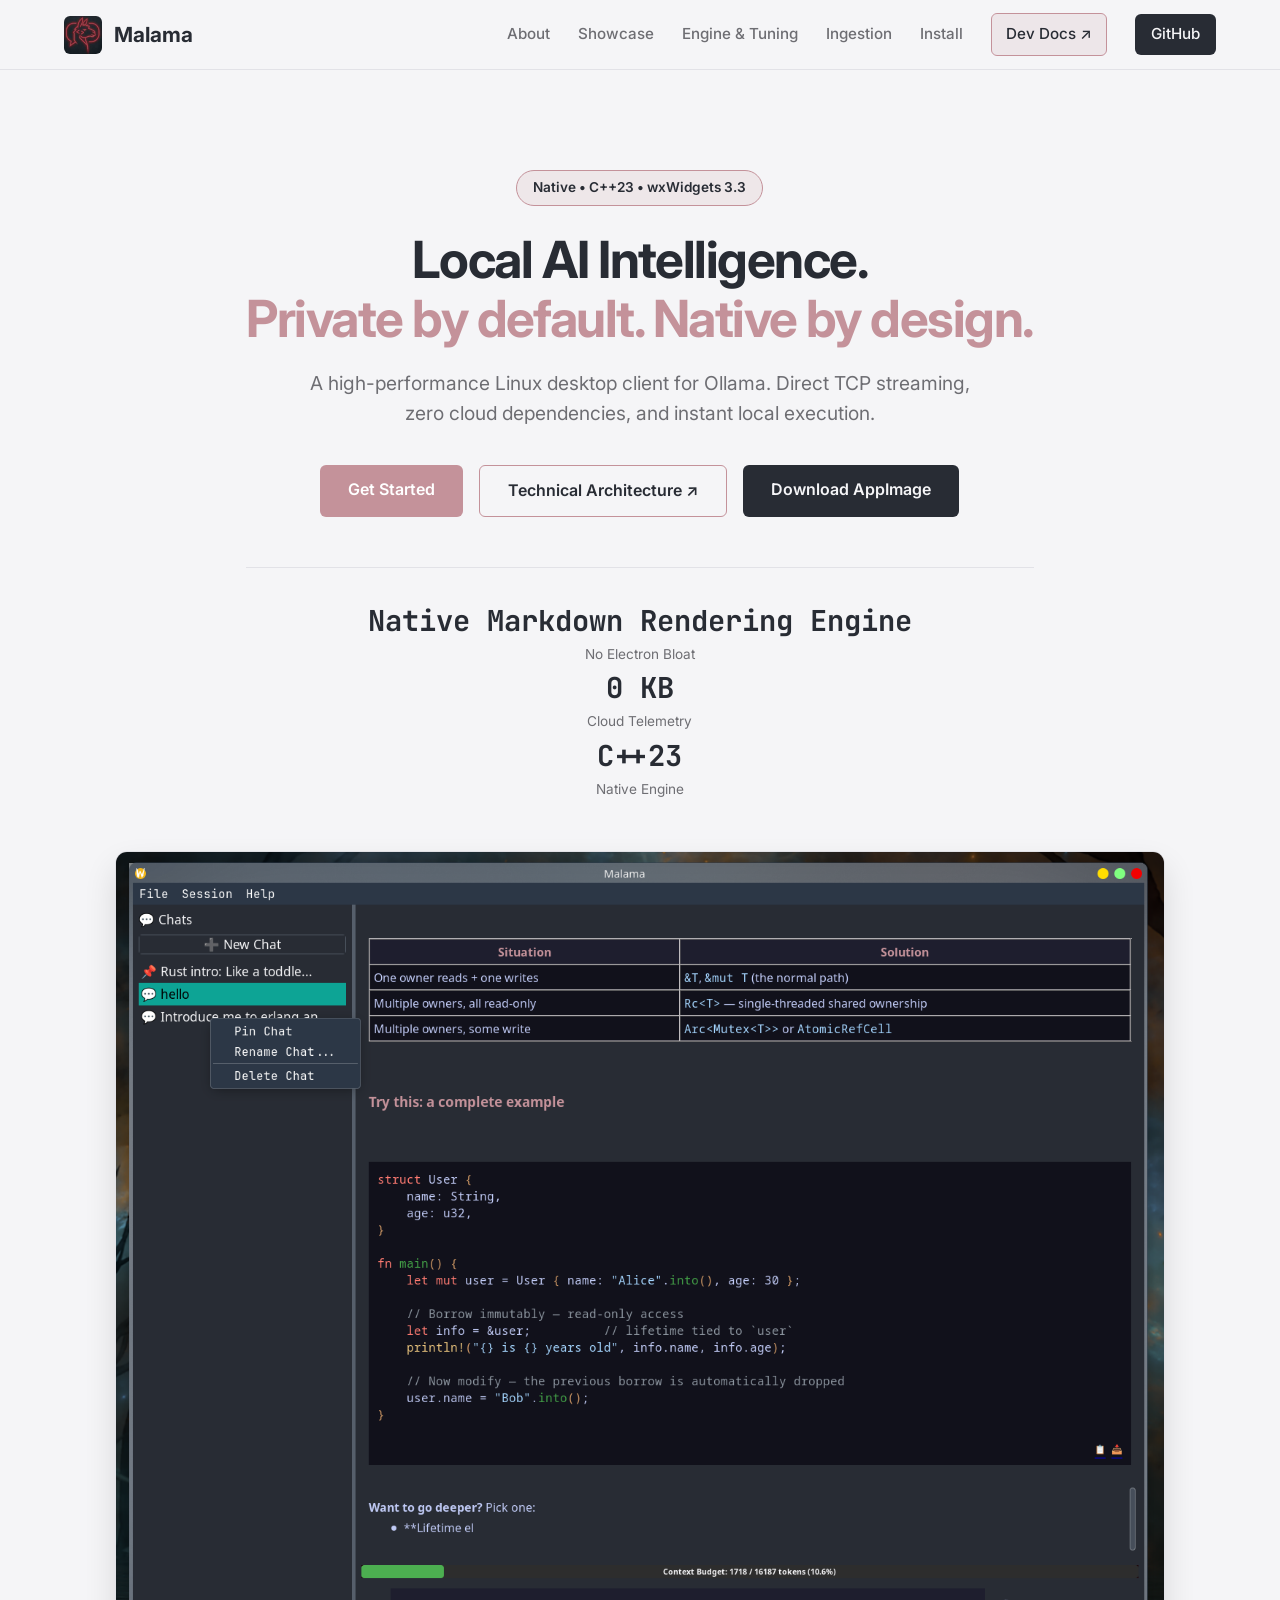
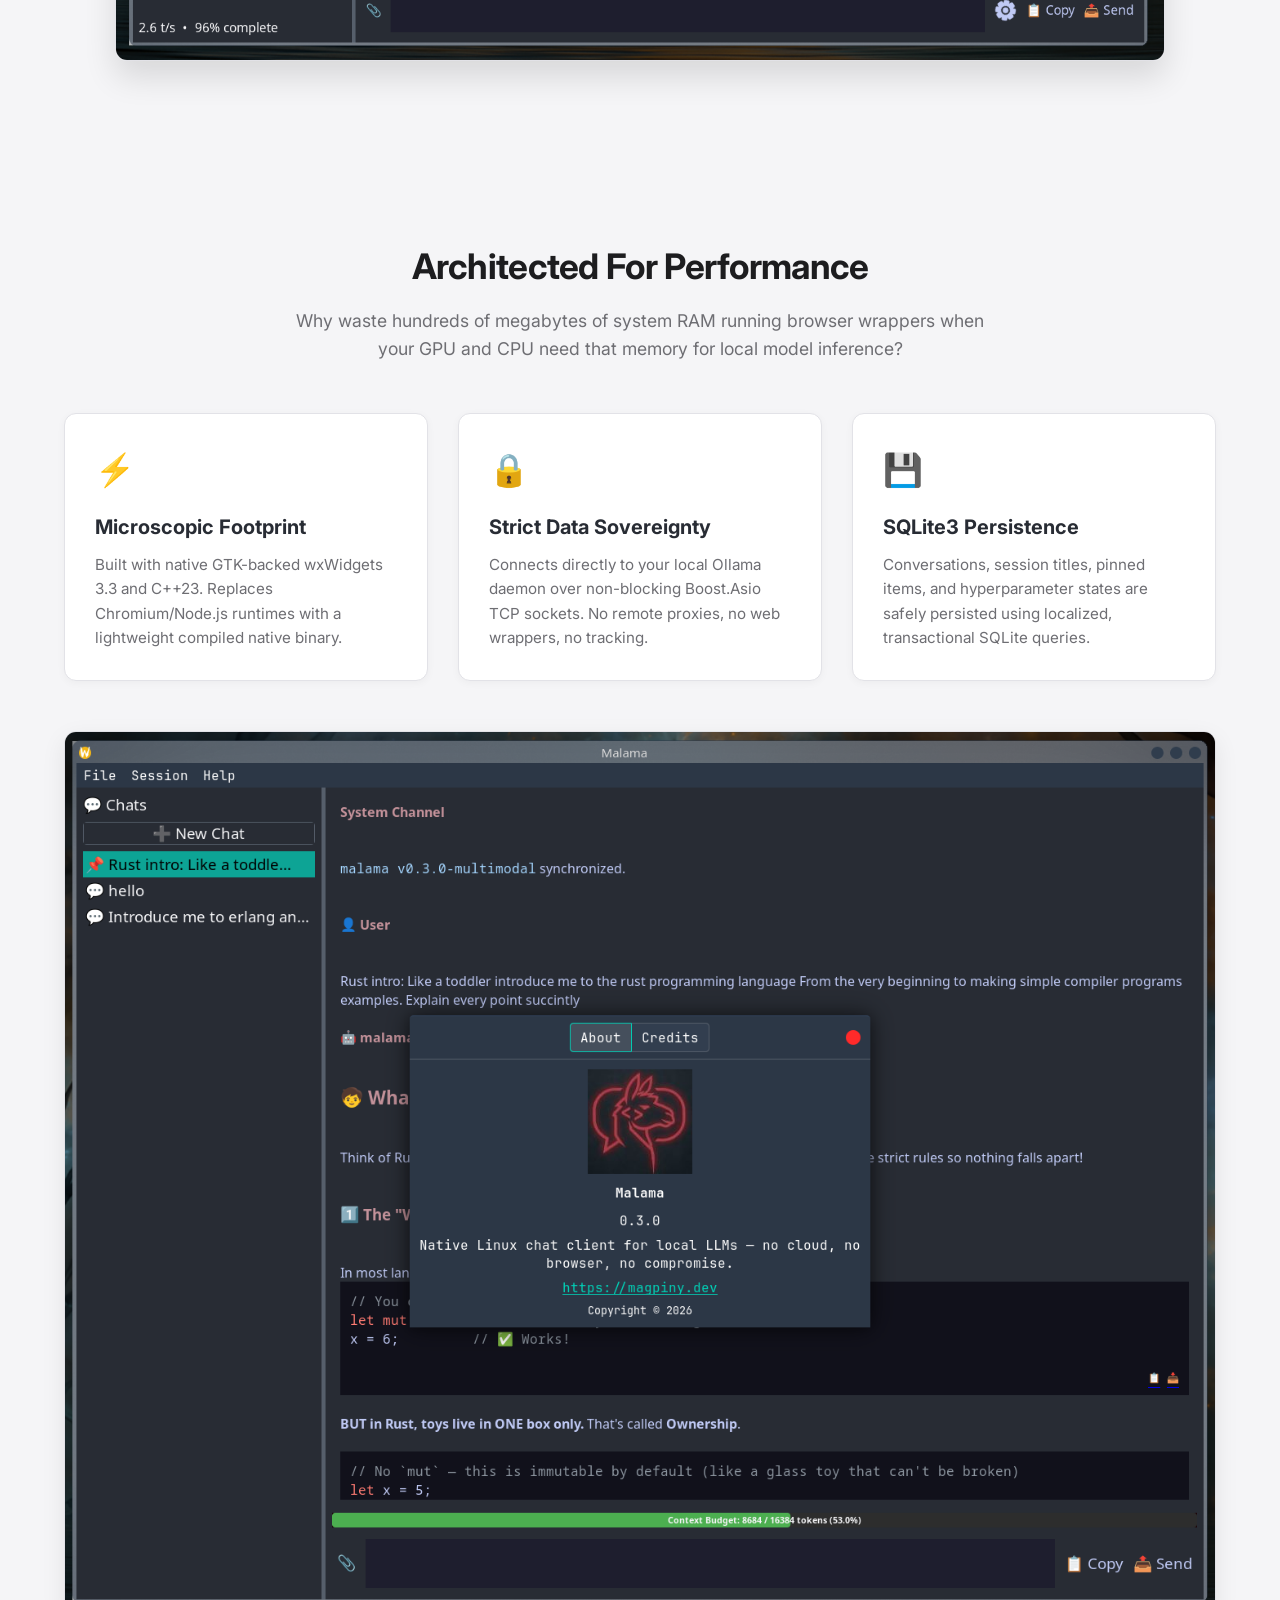
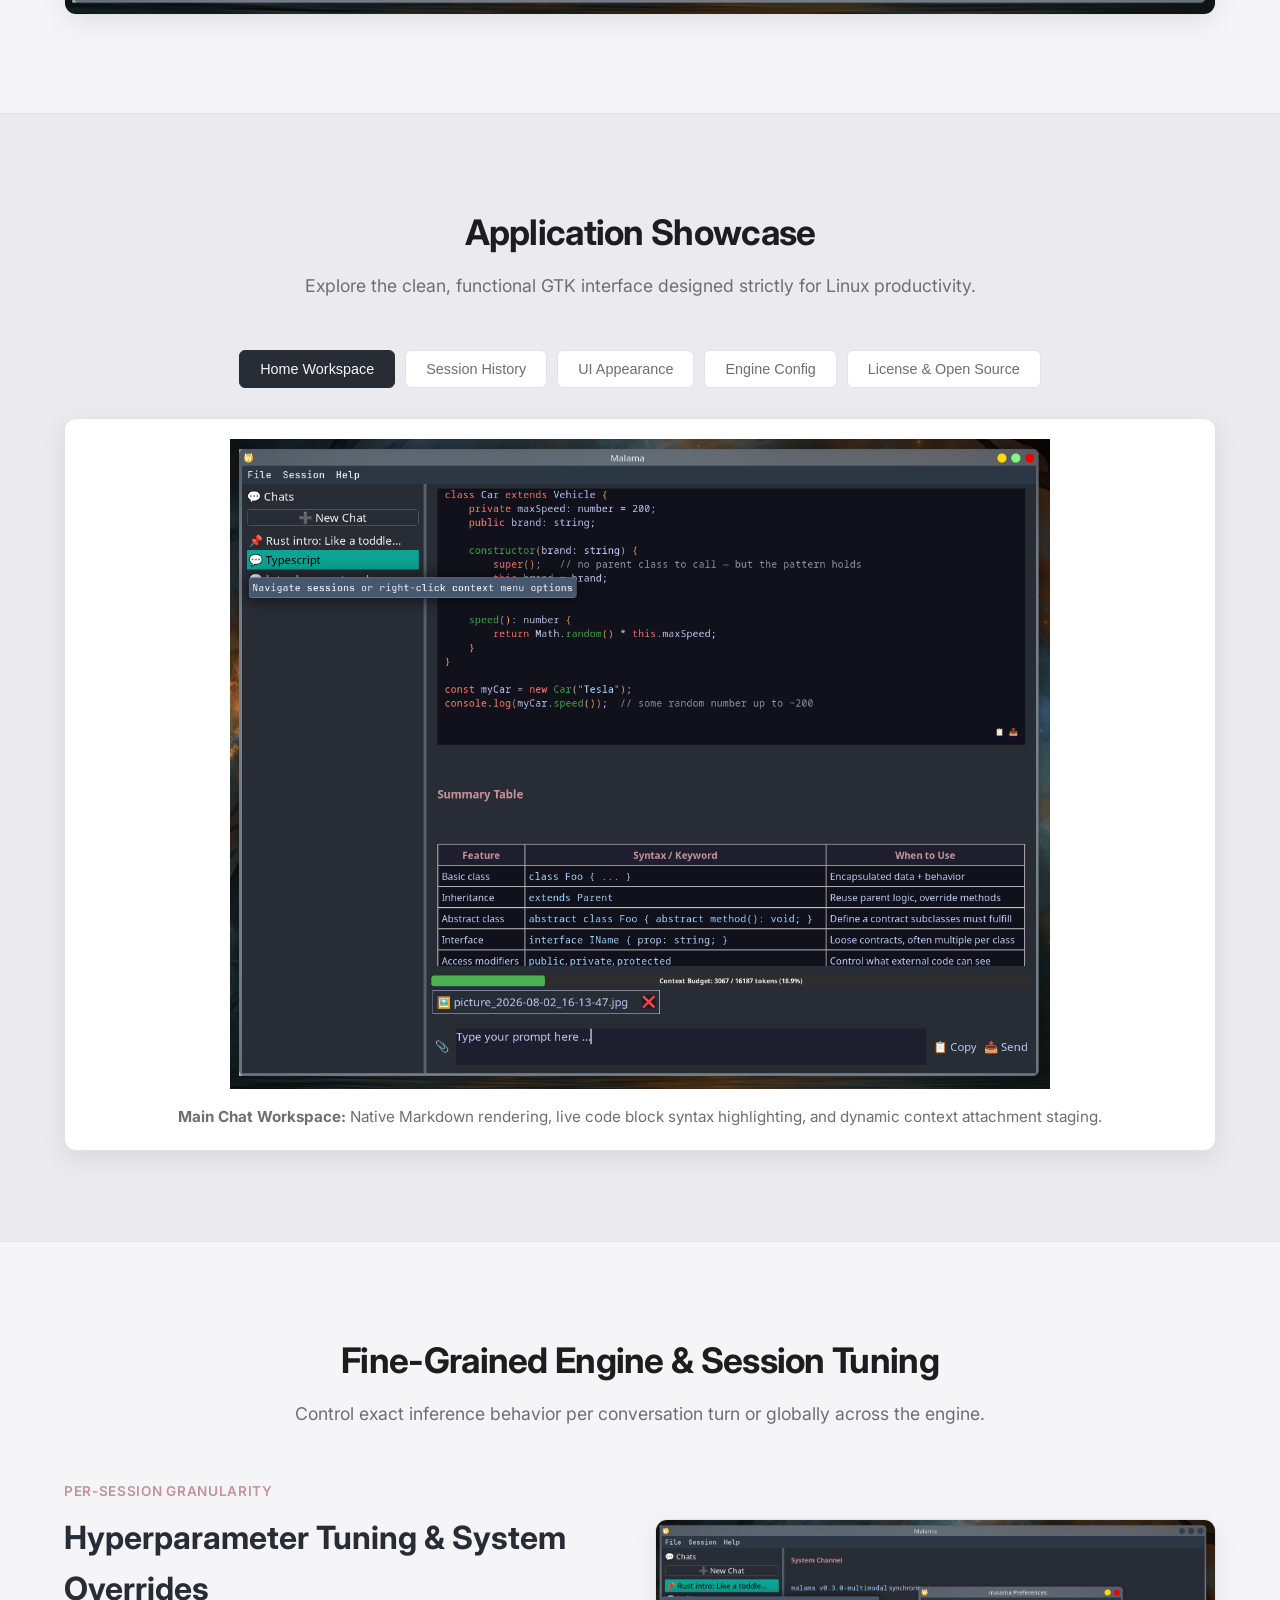
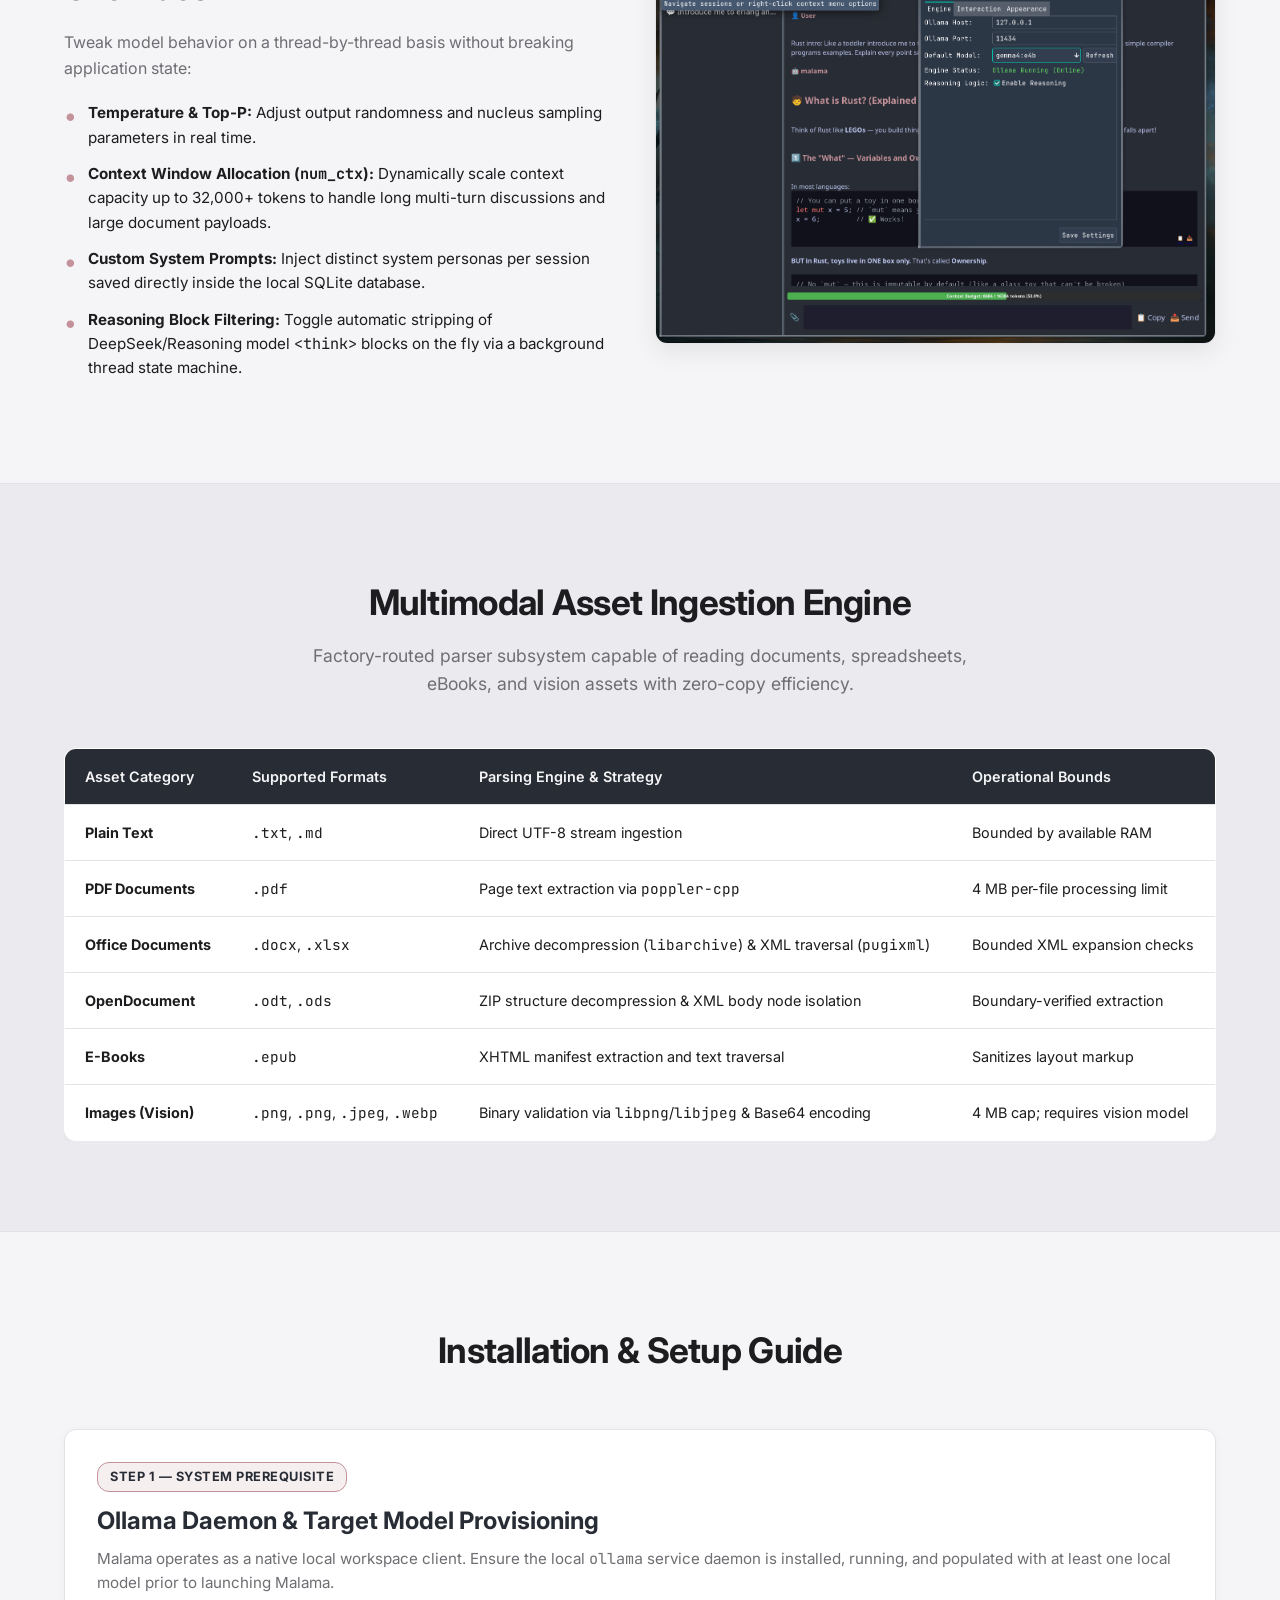
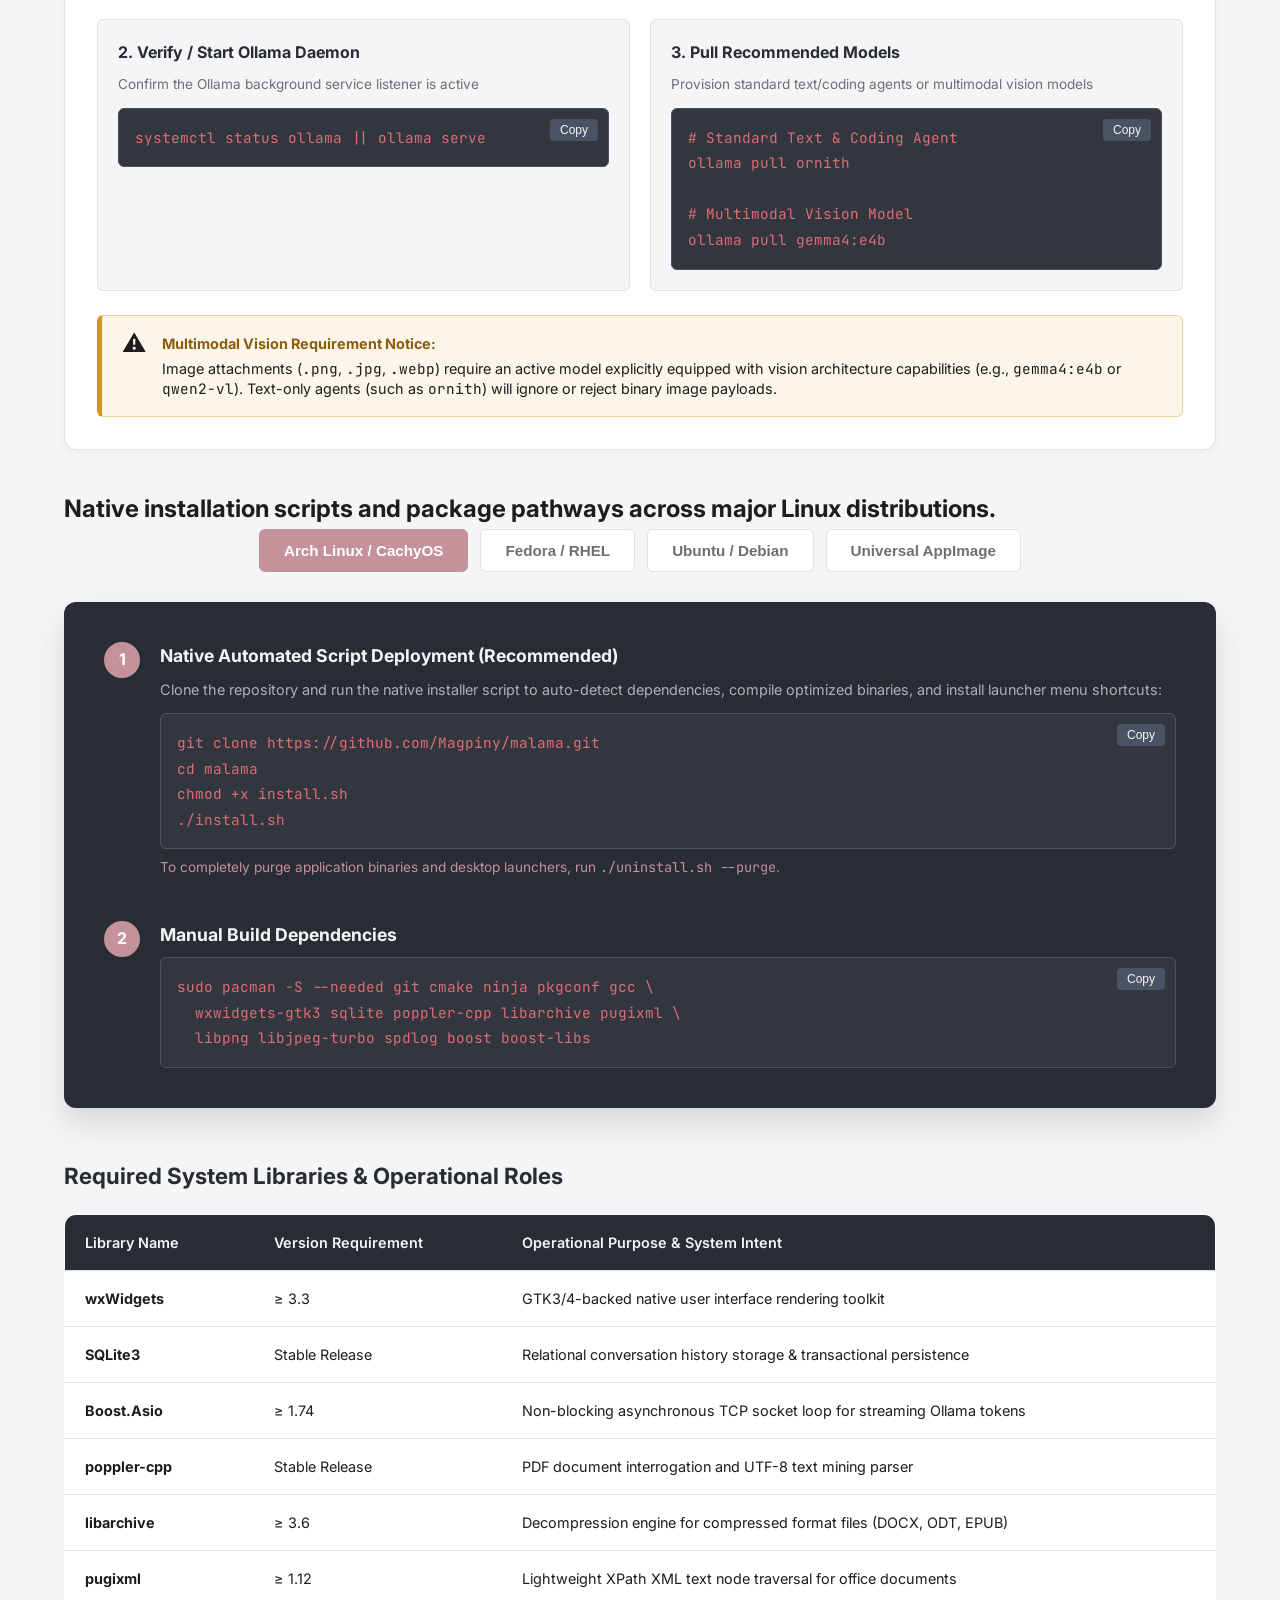
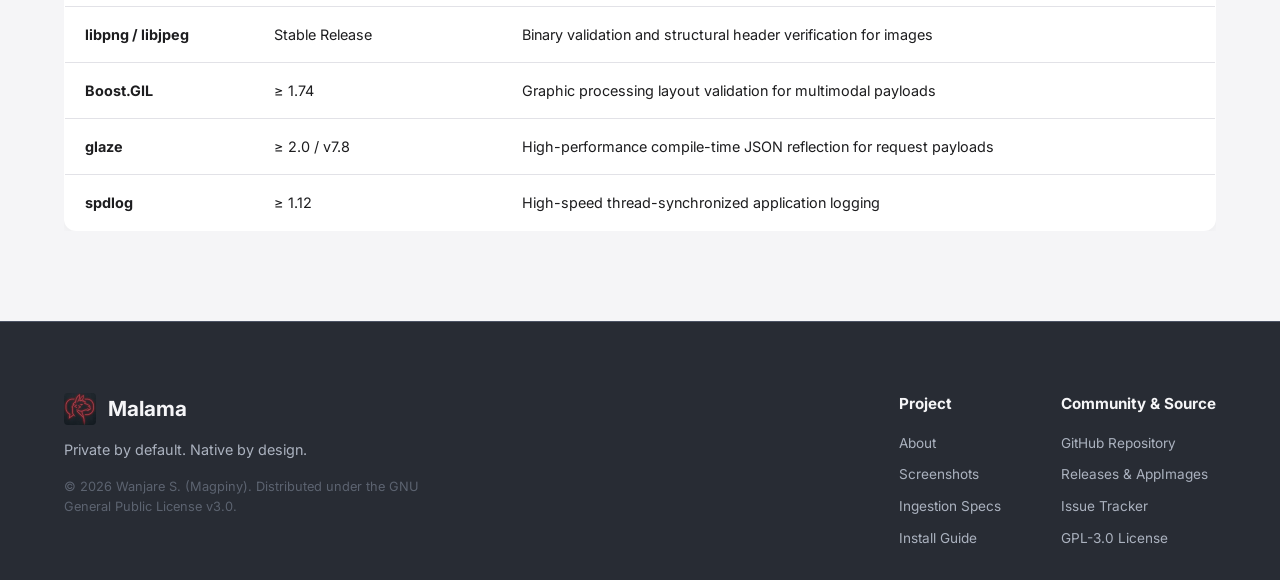
<file: docs/index.html>
<!DOCTYPE html>
<html lang="en">

<head>
  <meta charset="UTF-8" />
  <meta name="viewport" content="width=device-width, initial-scale=1.0" />
  <title>Malama — Native C++23 Local LLM Workspace for Linux</title>

  <!-- Favicon / Address Bar Icon -->
  <link rel="icon" type="image/jpeg" href="./screenshots/malama.jpg" />
  
  <!-- Typography: Inter & JetBrains Mono -->
  <link rel="preconnect" href="https://fonts.googleapis.com">
  <link rel="preconnect" href="https://fonts.gstatic.com" crossorigin>
  <link href="https://fonts.googleapis.com/css2?family=Inter:wght@300;400;500;600;700&family=JetBrains+Mono:wght@400;500;600&display=swap" rel="stylesheet">
  
  <!-- CSS Bundle -->
  <link rel="stylesheet" href="malama.css" />
</head>

<body>

  <!-- Navigation Bar -->
  <header class="navbar">
    <div class="nav-container">
      <a href="#hero" class="nav-brand">
        <img src="./screenshots/malama.jpg" alt="Malama Logo" class="brand-logo" />
        <span class="brand-name">Malama</span>
      </a>
      <nav class="nav-links">
        <a href="#about">About</a>
        <a href="#showcase">Showcase</a>
        <a href="#tuning">Engine & Tuning</a>
        <a href="#ingestion">Ingestion</a>
        <a href="#install">Install</a>
        <a href="technical.html" class="tech-btn">Dev Docs ↗</a>
        <a href="https://github.com/Magpiny/malama" target="_blank" class="github-btn">GitHub</a>
      </nav>
      <button class="mobile-toggle" id="mobileToggle" aria-label="Toggle navigation">
        <span class="bar"></span>
        <span class="bar"></span>
        <span class="bar"></span>
      </button>
    </div>
  </header>

  <!-- Mobile Menu Navigation -->
  <div class="mobile-menu" id="mobileMenu">
    <a href="#about" class="mobile-link">About</a>
    <a href="#showcase" class="mobile-link">Showcase</a>
    <a href="#tuning" class="mobile-link">Engine & Tuning</a>
    <a href="#ingestion" class="mobile-link">Ingestion</a>
    <a href="#install" class="mobile-link">Install</a>
    <a href="technical.html" class="mobile-link highlight">Developer Portal ↗</a>
    <a href="https://github.com/Magpiny/malama" target="_blank" class="mobile-link highlight">GitHub Repository</a>
  </div>

  <!-- Hero Section -->
  <section id="hero" class="hero-section">
    <div class="hero-content">
      <span class="hero-badge">Native • C++23 • wxWidgets 3.3</span>
      <h1 class="hero-title">Local AI Intelligence.<br><span class="accent-text">Private by default. Native by design.</span></h1>
      <p class="hero-subtitle">
        A high-performance Linux desktop client for Ollama. Direct TCP streaming, zero cloud dependencies, and instant local execution.
      </p>
      <div class="hero-actions">
        <a href="#install" class="btn btn-primary">Get Started</a>
        <a href="technical.html" class="btn btn-outline-tech">Technical Architecture ↗</a>
        <a href="https://github.com/Magpiny/malama/releases" target="_blank" class="btn btn-secondary">Download AppImage</a>
      </div>
      <div class="hero-metrics">
        <div class="metric-card">
          <span class="metric-val">Native Markdown Rendering Engine</span>
          <span class="metric-lbl">No Electron Bloat</span>

 <div class="metric-card">
          <span class="metric-val">0 KB</span>
          <span class="metric-lbl">Cloud Telemetry</span>
        </div>
        <div class="metric-card">
          <span class="metric-val">C++23</span>
          <span class="metric-lbl">Native Engine</span>
        </div>
        </div>
       
      </div>
    </div>
    <div class="hero-preview">
      <img src="./screenshots/malama_home.png" alt="Malama Desktop Workspace" class="main-screenshot" />
    </div>
  </section>

  <!-- About & Philosophy Section -->
  <section id="about" class="section container">
    <div class="section-header">
      <h2>Architected For Performance</h2>
      <p>Why waste hundreds of megabytes of system RAM running browser wrappers when your GPU and CPU need that memory for local model inference?</p>
    </div>
    <div class="grid grid-3">
      <div class="feature-card">
        <div class="card-icon">⚡</div>
        <h3>Microscopic Footprint</h3>
        <p>Built with native GTK-backed wxWidgets 3.3 and C++23. Replaces Chromium/Node.js runtimes with a lightweight compiled native binary.</p>
      </div>
      <div class="feature-card">
        <div class="card-icon">🔒</div>
        <h3>Strict Data Sovereignty</h3>
        <p>Connects directly to your local Ollama daemon over non-blocking Boost.Asio TCP sockets. No remote proxies, no web wrappers, no tracking.</p>
      </div>
      <div class="feature-card">
        <div class="card-icon">💾</div>
        <h3>SQLite3 Persistence</h3>
        <p>Conversations, session titles, pinned items, and hyperparameter states are safely persisted using localized, transactional SQLite queries.</p>
      </div>
    </div>
    <div class="about-image-wrapper">
      <img src="./screenshots/malama_about.png" alt="About Malama Interface" class="bordered-screenshot" />
    </div>
  </section>

  <!-- App Showcase Gallery -->
  <section id="showcase" class="section bg-alt">
    <div class="container">
      <div class="section-header">
        <h2>Application Showcase</h2>
        <p>Explore the clean, functional GTK interface designed strictly for Linux productivity.</p>
      </div>
      
      <div class="showcase-tabs">
        <button class="tab-btn active" data-tab="tab-home">Home Workspace</button>
        <button class="tab-btn" data-tab="tab-sessions">Session History</button>
        <button class="tab-btn" data-tab="tab-settings-ui">UI Appearance</button>
        <button class="tab-btn" data-tab="tab-settings-engine">Engine Config</button>
        <button class="tab-btn" data-tab="tab-license">License & Open Source</button>
      </div>

      <div class="showcase-display">
        <div class="tab-content active" id="tab-home">
          <img id="sth_magical" src="./screenshots/malama_homepage.png" alt="Home Workspace" />
          <div class="tab-caption"><strong>Main Chat Workspace:</strong> Native Markdown rendering, live code block syntax highlighting, and dynamic context attachment staging.</div>
        </div>
        <div class="tab-content" id="tab-sessions">
          <img src="./screenshots/malama_sessions.png" alt="Sessions View" />
          <div class="tab-caption"><strong>Session Management:</strong> Coordinate-aware hit testing for pinning, renaming, searching, and restoring previous chat sessions instantly.</div>
        </div>
        <div class="tab-content" id="tab-settings-ui">
          <img src="./screenshots/malama_settings_ui.png" alt="UI Settings" />
          <div class="tab-caption"><strong>Appearance Preferences:</strong> Custom color styling, font sizing, and real-time observer repainting.</div>
        </div>
        <div class="tab-content" id="tab-settings-engine">
            
          <img src="./screenshots/malama_settings_engine.png" alt="Engine Settings" />
          <div class="tab-caption"><strong>Ollama Engine Integration:</strong> Dynamic model discovery from local <code>/api/tags</code> endpoints, timeout bounds, and reasoning tag filters.</div>
        </div>
        <div class="tab-content" id="tab-license">
          <img src="./screenshots/malama_licence.png" alt="License View" />
          <div class="tab-caption"><strong>GNU General Public License v3.0:</strong> Pure open-source software built for developer liberty and privacy.</div>
        </div>
      </div>
    </div>
  </section>

  <!-- Session Parameter Tuning & Settings Section -->
  <section id="tuning" class="section container">
    <div class="section-header">
      <h2>Fine-Grained Engine & Session Tuning</h2>
      <p>Control exact inference behavior per conversation turn or globally across the engine.</p>
    </div>

    <div class="grid grid-2 alignment-center">
      <div class="tuning-info">
        <span class="sub-tag">Per-Session Granularity</span>
        <h3>Hyperparameter Tuning & System Overrides</h3>
        <p>Tweak model behavior on a thread-by-thread basis without breaking application state:</p>
        <ul class="styled-list">
          <li><strong>Temperature & Top-P:</strong> Adjust output randomness and nucleus sampling parameters in real time.</li>
          <li><strong>Context Window Allocation (<code>num_ctx</code>):</strong> Dynamically scale context capacity up to 32,000+ tokens to handle long multi-turn discussions and large document payloads.</li>
          <li><strong>Custom System Prompts:</strong> Inject distinct system personas per session saved directly inside the local SQLite database.</li>
          <li><strong>Reasoning Block Filtering:</strong> Toggle automatic stripping of DeepSeek/Reasoning model <code>&lt;think&gt;</code> blocks on the fly via a background thread state machine.</li>
        </ul>
      </div>
      <div class="tuning-media">
        <img src="./screenshots/malama_config_engine.png" alt="Engine Tuning Interface" class="bordered-screenshot" />
      </div>
    </div>
  </section>

  <!-- Asset Ingestion Subsystem Section -->
  <section id="ingestion" class="section bg-alt">
    <div class="container">
      <div class="section-header">
        <h2>Multimodal Asset Ingestion Engine</h2>
        <p>Factory-routed parser subsystem capable of reading documents, spreadsheets, eBooks, and vision assets with zero-copy efficiency.</p>
      </div>

      <div class="table-responsive">
        <table class="spec-table">
          <thead>
            <tr>
              <th>Asset Category</th>
              <th>Supported Formats</th>
              <th>Parsing Engine & Strategy</th>
              <th>Operational Bounds</th>
            </tr>
          </thead>
          <tbody>
            <tr>
              <td><strong>Plain Text</strong></td>
              <td><code>.txt</code>, <code>.md</code></td>
              <td>Direct UTF-8 stream ingestion</td>
              <td>Bounded by available RAM</td>
            </tr>
            <tr>
              <td><strong>PDF Documents</strong></td>
              <td><code>.pdf</code></td>
              <td>Page text extraction via <code>poppler-cpp</code></td>
              <td>4 MB per-file processing limit</td>
            </tr>
            <tr>
              <td><strong>Office Documents</strong></td>
              <td><code>.docx</code>, <code>.xlsx</code></td>
              <td>Archive decompression (<code>libarchive</code>) & XML traversal (<code>pugixml</code>)</td>
              <td>Bounded XML expansion checks</td>
            </tr>
            <tr>
              <td><strong>OpenDocument</strong></td>
              <td><code>.odt</code>, <code>.ods</code></td>
              <td>ZIP structure decompression & XML body node isolation</td>
              <td>Boundary-verified extraction</td>
            </tr>
            <tr>
              <td><strong>E-Books</strong></td>
              <td><code>.epub</code></td>
              <td>XHTML manifest extraction and text traversal</td>
              <td>Sanitizes layout markup</td>
            </tr>
            <tr>
              <td><strong>Images (Vision)</strong></td>
              <td><code>.png</code>, <code>.png</code>, <code>.jpeg</code>, <code>.webp</code></td>
              <td>Binary validation via <code>libpng</code>/<code>libjpeg</code> & Base64 encoding</td>
              <td>4 MB cap; requires vision model</td>
            </tr>
          </tbody>
        </table>
      </div>
    </div>
  </section>

    <!-- Installation Pathways & System Dependencies -->
  <section id="install" class="section container">
    <div class="section-header">
      <h2>Installation & Setup Guide</h2>
    </div>

    <!-- System Prerequisites: Ollama & Model Provisioning -->
    <div class="prereq-banner">
      <div class="prereq-header">
        <span class="prereq-badge">Step 1 — System Prerequisite</span>
        <h3>Ollama Daemon & Target Model Provisioning</h3>
        <p>Malama operates as a native local workspace client. Ensure the local <code>ollama</code> service daemon is installed, running, and populated with at least one local model prior to launching Malama.</p>
      </div>

      <div class="prereq-grid">
        <div class="prereq-card">
          <h4>2. Verify / Start Ollama Daemon</h4>
          <p>Confirm the Ollama background service listener is active</p>
          <div class="code-block">
            <pre><code>systemctl status ollama || ollama serve</code></pre>
            <button class="copy-code-btn">Copy</button>
          </div>
        </div>

        <div class="prereq-card">
          <h4>3. Pull Recommended Models</h4>
          <p>Provision standard text/coding agents or multimodal vision models</p>
          <div class="code-block">
            <pre><code># Standard Text & Coding Agent
ollama pull ornith

# Multimodal Vision Model
ollama pull gemma4:e4b</code></pre>
            <button class="copy-code-btn">Copy</button>
          </div>
        </div>
      </div>

      <!-- Vision Capability Warning Notice -->
      <div class="warning-callout">
        <div class="callout-icon">⚠️</div>
        <div class="callout-content">
          <strong>Multimodal Vision Requirement Notice:</strong>
          <p>Image attachments (<code>.png</code>, <code>.jpg</code>, <code>.webp</code>) require an active model explicitly equipped with vision architecture capabilities (e.g., <code>gemma4:e4b</code> or <code>qwen2-vl</code>). Text-only agents (such as <code>ornith</code>) will ignore or reject binary image payloads.</p>
        </div>
      </div>
    </div>

      <h2>Native installation scripts and package pathways across major Linux distributions.</h2>

    <!-- Installation Method Selector -->
    <div class="install-tabs">
      <button class="install-btn active" data-install="distro-arch">Arch Linux / CachyOS</button>
      <button class="install-btn" data-install="distro-fedora">Fedora / RHEL</button>
      <button class="install-btn" data-install="distro-ubuntu">Ubuntu / Debian</button>
      <button class="install-btn" data-install="distro-appimage">Universal AppImage</button>
    </div>

    <div class="install-content-wrapper">
      <!-- Arch Linux Target -->
      <div class="install-panel active" id="distro-arch">
        <div class="install-step">
          <span class="step-num">1</span>
          <div class="step-details">
            <h4>Native Automated Script Deployment (Recommended)</h4>
            <p>Clone the repository and run the native installer script to auto-detect dependencies, compile optimized binaries, and install launcher menu shortcuts:</p>
            <div class="code-block">
              <pre><code>git clone https://github.com/Magpiny/malama.git
cd malama
chmod +x install.sh
./install.sh</code></pre>
              <button class="copy-code-btn">Copy</button>
            </div>
            <p class="step-note">To completely purge application binaries and desktop launchers, run <code>./uninstall.sh --purge</code>.</p>
          </div>
        </div>

        <div class="install-step">
          <span class="step-num">2</span>
          <div class="step-details">
            <h4>Manual Build Dependencies</h4>
            <div class="code-block">
              <pre><code>sudo pacman -S --needed git cmake ninja pkgconf gcc \
  wxwidgets-gtk3 sqlite poppler-cpp libarchive pugixml \
  libpng libjpeg-turbo spdlog boost boost-libs</code></pre>
              <button class="copy-code-btn">Copy</button>
            </div>
          </div>
        </div>
      </div>

      <!-- Fedora Target -->
      <div class="install-panel" id="distro-fedora">
        <div class="install-step">
          <span class="step-num">1</span>
          <div class="step-details">
            <h4>Native Automated Script Deployment</h4>
            <div class="code-block">
              <pre><code>git clone https://github.com/Magpiny/malama.git
cd malama
chmod +x install.sh
./install.sh</code></pre>
              <button class="copy-code-btn">Copy</button>
            </div>
          </div>
        </div>

        <div class="install-step">
          <span class="step-num">2</span>
          <div class="step-details">
            <h4>Manual Build Dependencies</h4>
            <div class="code-block">
              <pre><code>sudo dnf install gcc-c++ cmake ninja-build pkgconfig \
  wxGTK-devel sqlite-devel poppler-cpp-devel libarchive-devel \
  pugixml-devel libpng-devel libjpeg-turbo-devel spdlog-devel boost-devel</code></pre>
              <button class="copy-code-btn">Copy</button>
            </div>
          </div>
        </div>
      </div>

      <!-- Ubuntu Target -->
      <div class="install-panel" id="distro-ubuntu">
        <div class="install-step">
          <span class="step-num">1</span>
          <div class="step-details">
            <h4>Native Automated Script Deployment</h4>
            <div class="code-block">
              <pre><code>git clone https://github.com/Magpiny/malama.git
cd malama
chmod +x install.sh
./install.sh</code></pre>
              <button class="copy-code-btn">Copy</button>
            </div>
          </div>
        </div>

        <div class="install-step">
          <span class="step-num">2</span>
          <div class="step-details">
            <h4>Manual Build Dependencies</h4>
            <div class="code-block">
              <pre><code>sudo apt-get update && sudo apt-get install -y \
  build-essential cmake ninja-build pkg-config \
  libwxgtk3.2-dev sqlite3 libsqlite3-dev \
  libpoppler-cpp-dev libarchive-dev libpugixml-dev \
  libpng-dev libjpeg-dev libspdlog-dev libboost-all-dev</code></pre>
              <button class="copy-code-btn">Copy</button>
            </div>
          </div>
        </div>
      </div>

      <!-- AppImage Target -->
      <div class="install-panel" id="distro-appimage">
        <div class="install-step">
          <span class="step-num">1</span>
          <div class="step-details">
            <h4>Download Pre-Compiled AppImage</h4>
            <p>For all other Linux distributions, download the standalone AppImage built directly from GitHub Releases:</p>
            <div class="code-block">
              <pre><code>wget https://github.com/Magpiny/malama/releases/download/v0.3.1/Malama-v0.3.0-x86_64.AppImage
chmod +x Malama-v0.3.0-x86_64.AppImage
./Malama-v0.3.0-x86_64.AppImage</code></pre>
              <button class="copy-code-btn">Copy</button>
            </div>
          </div>
        </div>
      </div>
    </div>

    <!-- Core Dependencies Table -->
    <div class="dep-section">
      <h3>Required System Libraries & Operational Roles</h3>
      <div class="table-responsive">
        <table class="spec-table">
          <thead>
            <tr>
              <th>Library Name</th>
              <th>Version Requirement</th>
              <th>Operational Purpose & System Intent</th>
            </tr>
          </thead>
          <tbody>
            <tr>
              <td><strong>wxWidgets</strong></td>
              <td>≥ 3.3</td>
              <td>GTK3/4-backed native user interface rendering toolkit</td>
            </tr>
            <tr>
              <td><strong>SQLite3</strong></td>
              <td>Stable Release</td>
              <td>Relational conversation history storage & transactional persistence</td>
            </tr>
            <tr>
              <td><strong>Boost.Asio</strong></td>
              <td>≥ 1.74</td>
              <td>Non-blocking asynchronous TCP socket loop for streaming Ollama tokens</td>
            </tr>
            <tr>
              <td><strong>poppler-cpp</strong></td>
              <td>Stable Release</td>
              <td>PDF document interrogation and UTF-8 text mining parser</td>
            </tr>
            <tr>
              <td><strong>libarchive</strong></td>
              <td>≥ 3.6</td>
              <td>Decompression engine for compressed format files (DOCX, ODT, EPUB)</td>
            </tr>
            <tr>
              <td><strong>pugixml</strong></td>
              <td>≥ 1.12</td>
              <td>Lightweight XPath XML text node traversal for office documents</td>
            </tr>
            <tr>
              <td><strong>libpng / libjpeg</strong></td>
              <td>Stable Release</td>
              <td>Binary validation and structural header verification for images</td>
            </tr>
            <tr>
              <td><strong>Boost.GIL</strong></td>
              <td>≥ 1.74</td>
              <td>Graphic processing layout validation for multimodal payloads</td>
            </tr>
            <tr>
              <td><strong>glaze</strong></td>
              <td>≥ 2.0 / v7.8</td>
              <td>High-performance compile-time JSON reflection for request payloads</td>
            </tr>
            <tr>
              <td><strong>spdlog</strong></td>
              <td>≥ 1.12</td>
              <td>High-speed thread-synchronized application logging</td>
            </tr>
          </tbody>
        </table>
      </div>
    </div>
  </section>

  <!-- Footer -->
  <footer class="footer">
    <div class="container footer-content">
      <div class="footer-brand">
        <div class="brand-row">
          <img src="./screenshots/malama.jpg" alt="Malama Logo" class="footer-logo" />
          <span class="footer-title">Malama</span>
        </div>
        <p class="footer-tagline">Private by default. Native by design.</p>
        <p class="footer-copy">&copy; 2026 Wanjare S. (Magpiny). Distributed under the GNU General Public License v3.0.</p>
      </div>
      <div class="footer-links">
        <div class="footer-col">
          <h5>Project</h5>
          <a href="#about">About</a>
          <a href="#showcase">Screenshots</a>
          <a href="#ingestion">Ingestion Specs</a>
          <a href="#install">Install Guide</a>
        </div>
        <div class="footer-col">
          <h5>Community & Source</h5>
          <a href="https://github.com/Magpiny/malama" target="_blank">GitHub Repository</a>
          <a href="https://github.com/Magpiny/malama/releases" target="_blank">Releases & AppImages</a>
          <a href="https://github.com/Magpiny/malama/issues" target="_blank">Issue Tracker</a>
          <a href="https://github.com/Magpiny/malama/blob/main/LICENSE" target="_blank">GPL-3.0 License</a>
        </div>
      </div>
    </div>
  </footer>

  <!-- JS Bundle -->
  <script src="malama.js"></script>
</body>
</html>
</file>
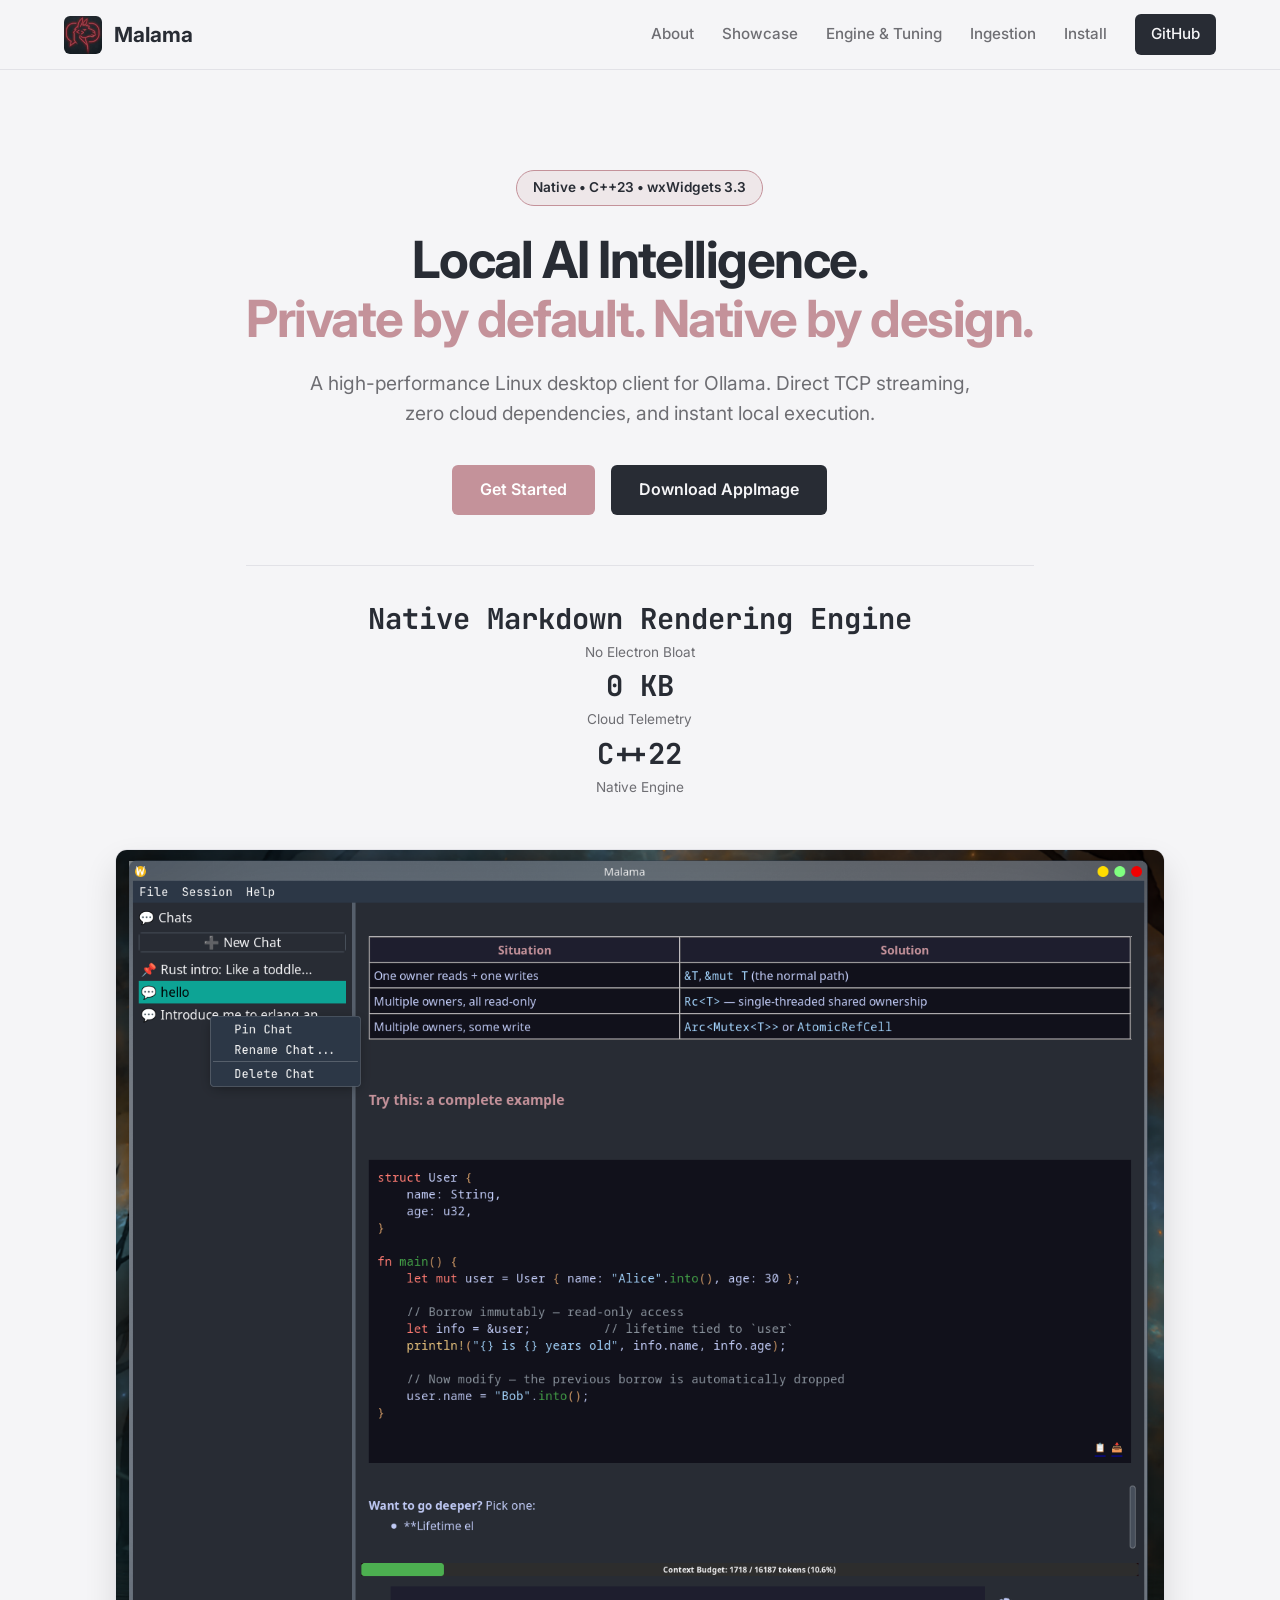
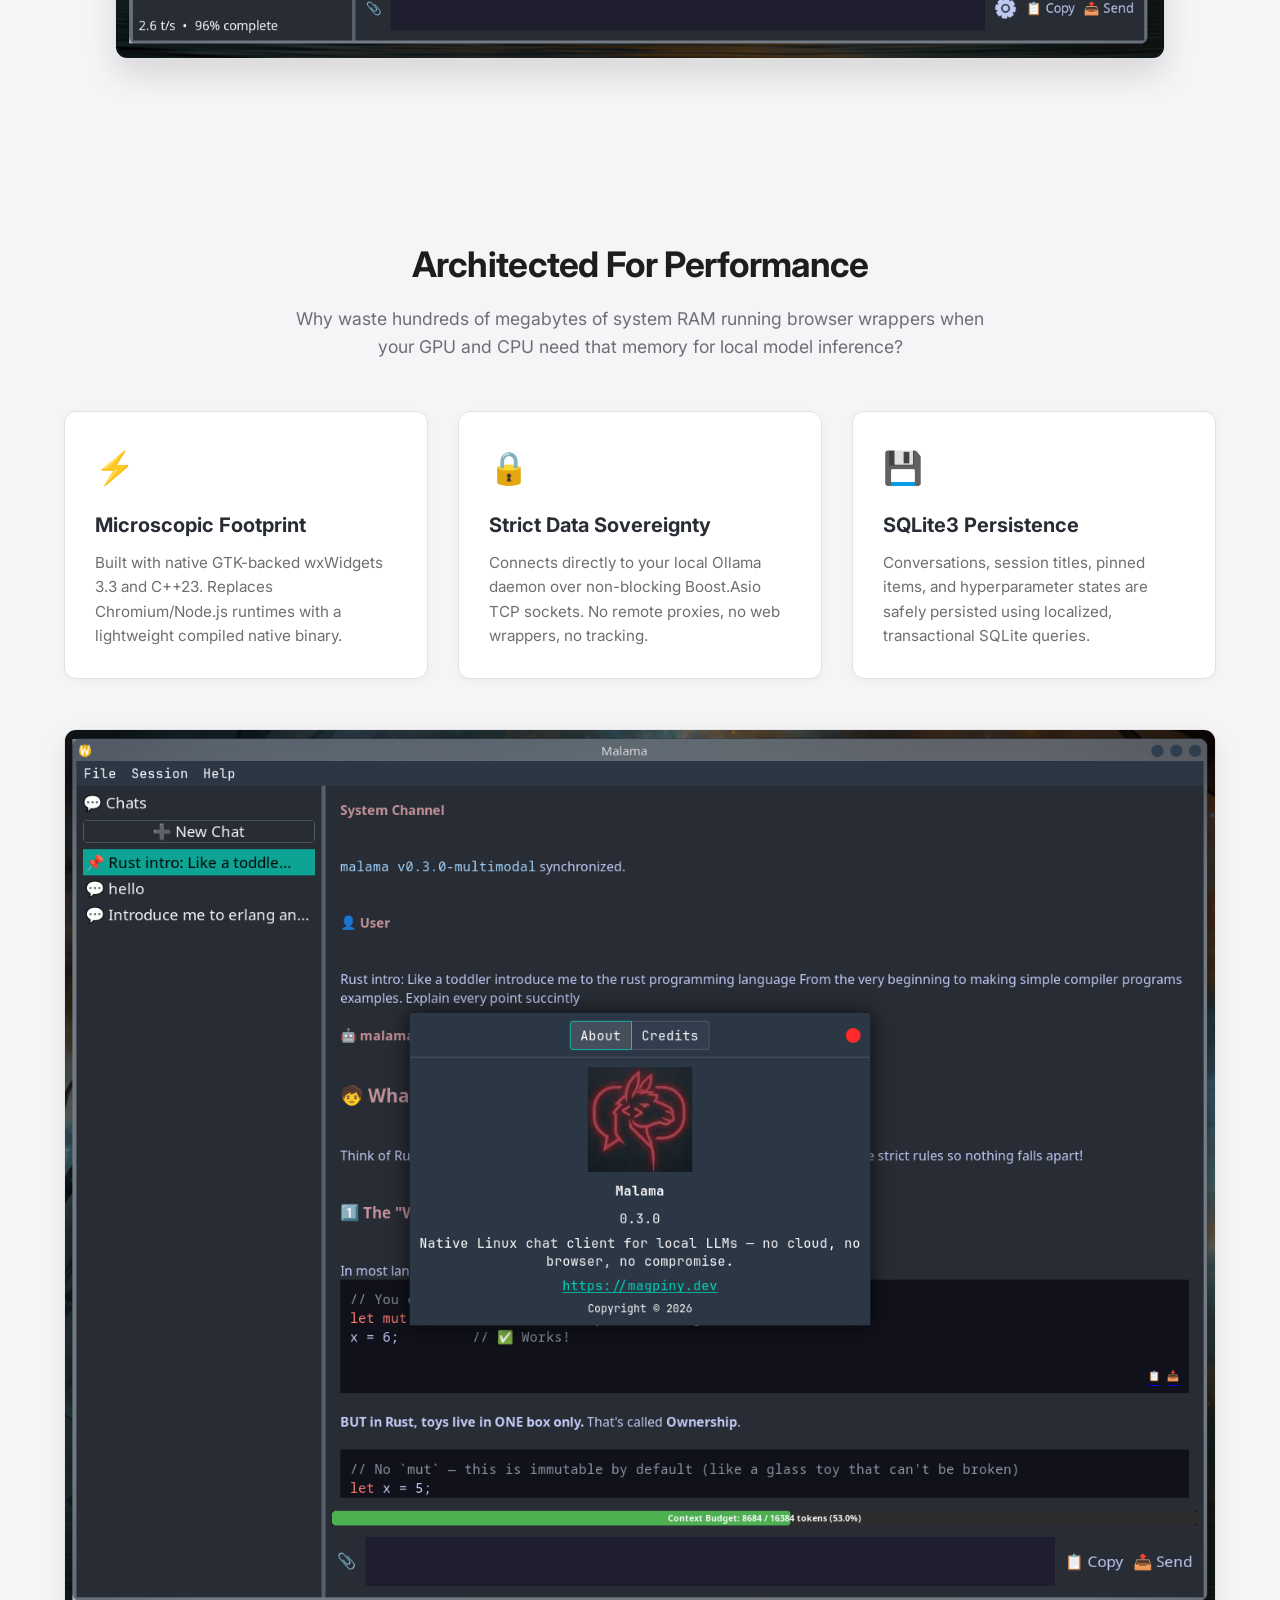
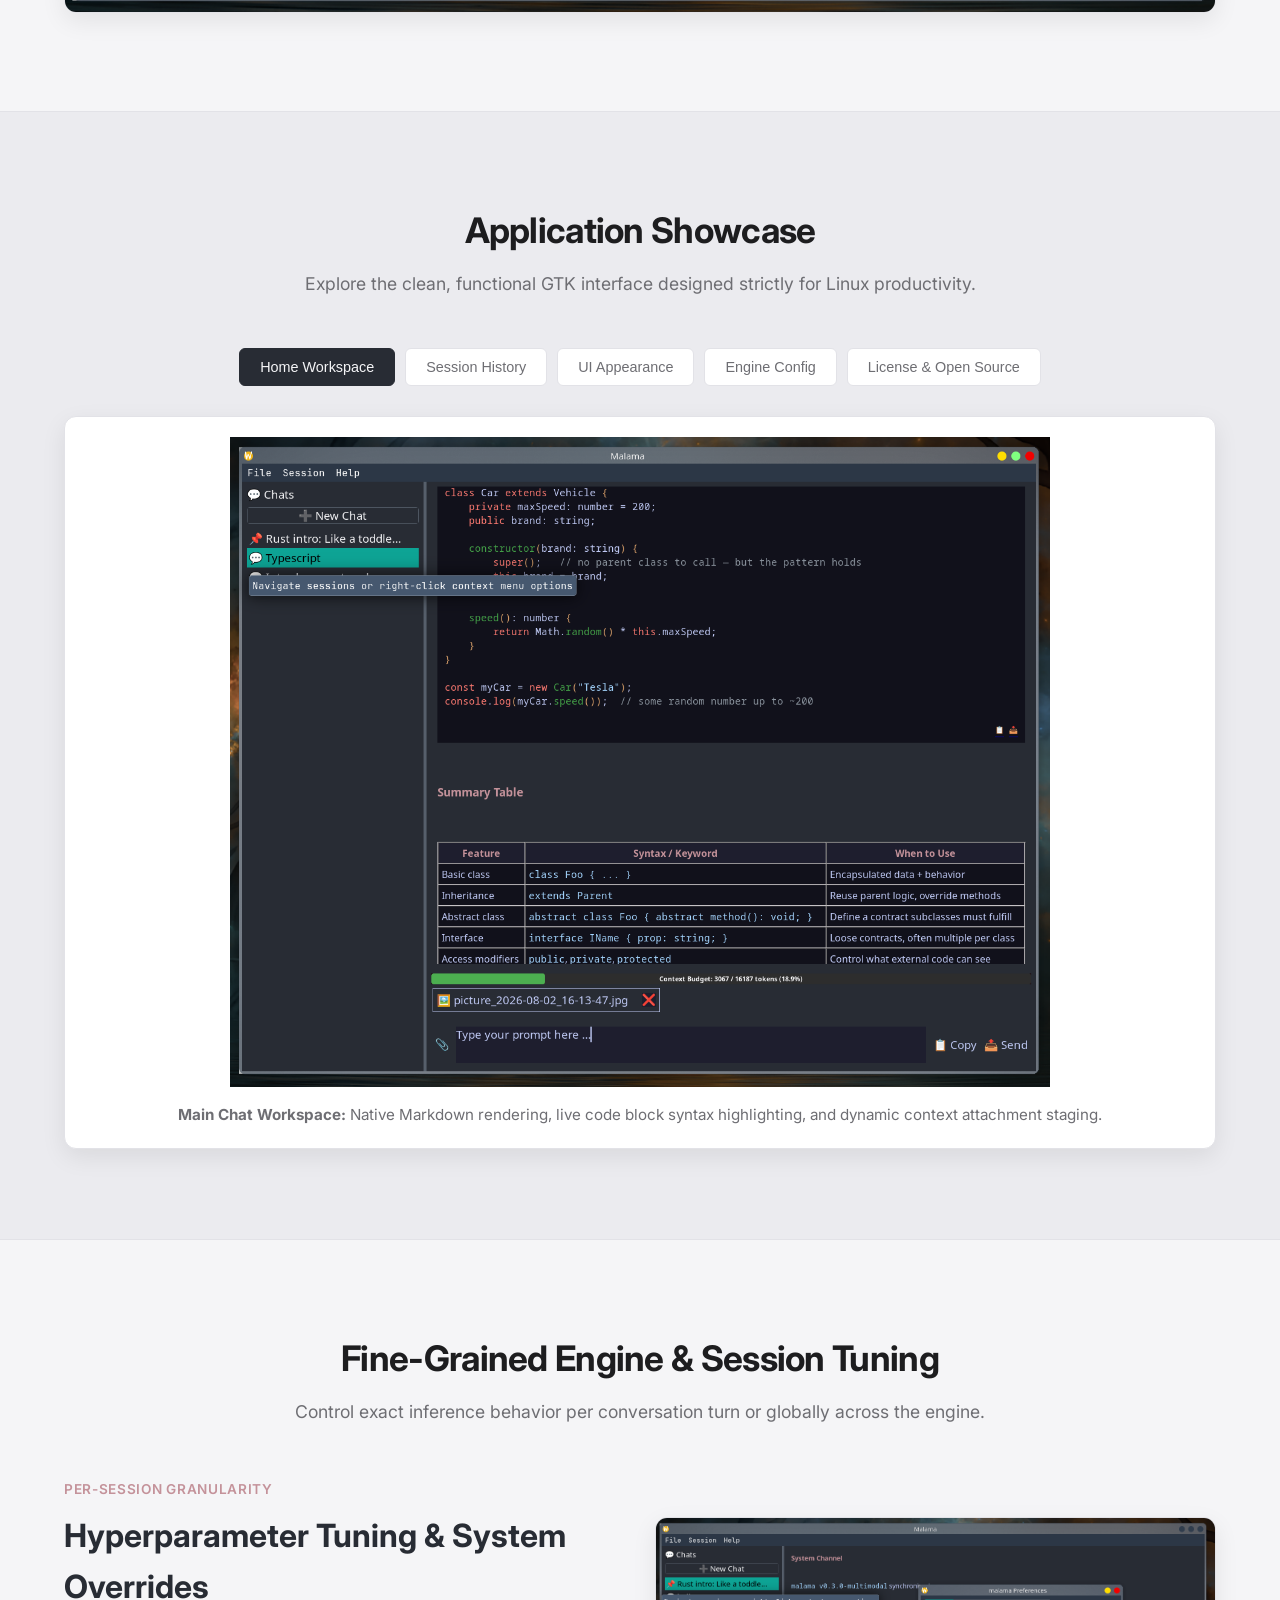
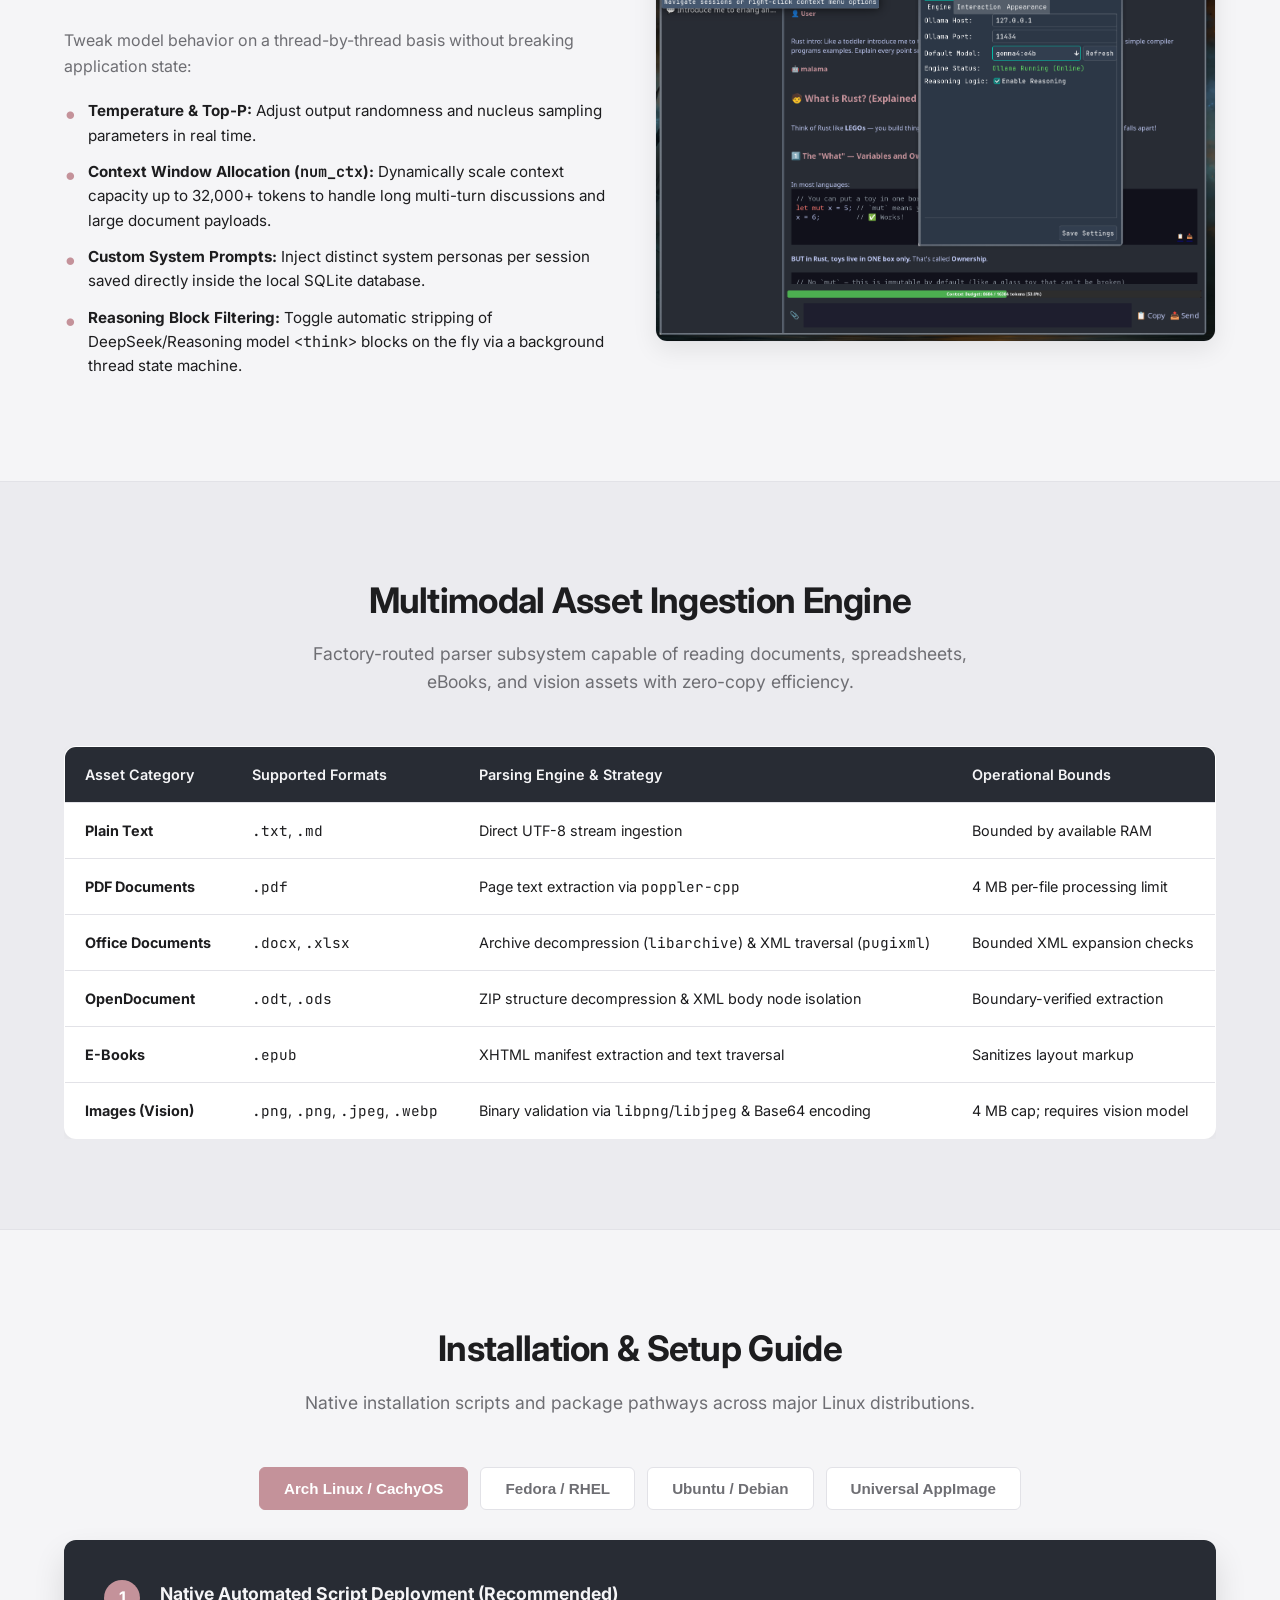
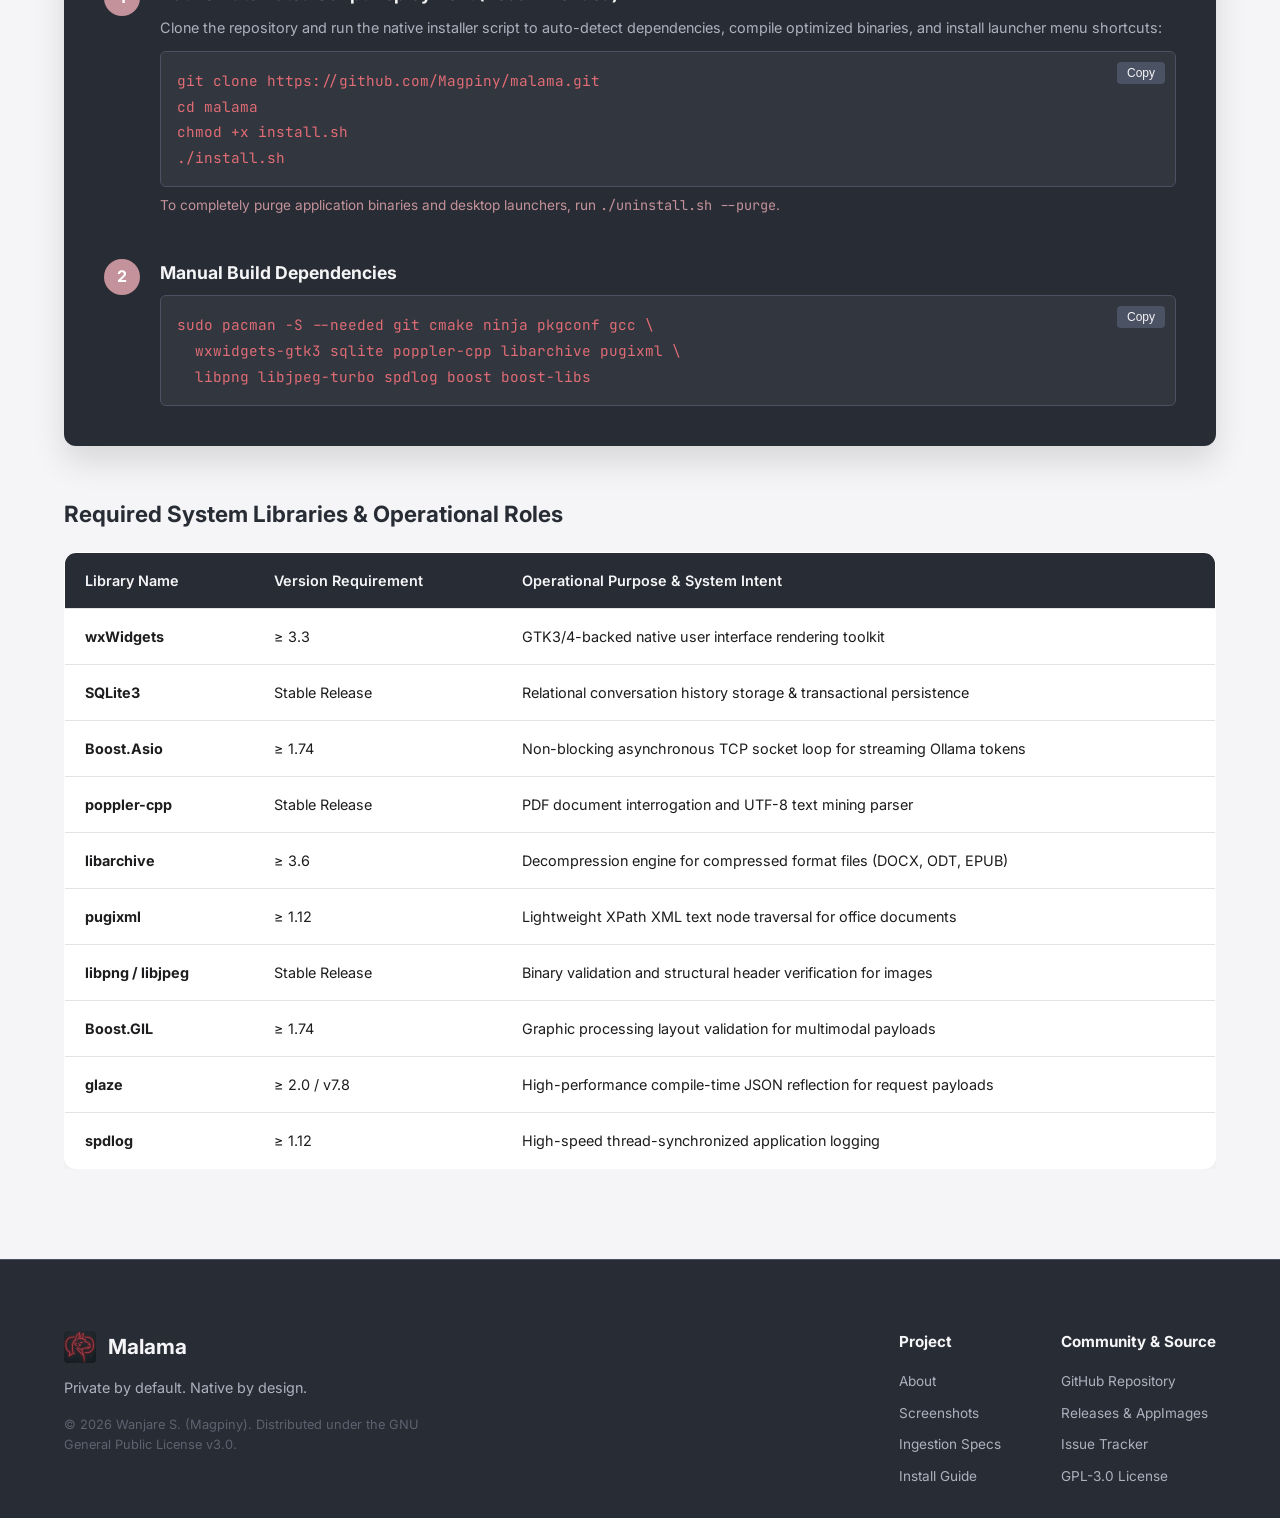
<file: docs/malama.html>
<!DOCTYPE html>
<html lang="en">
<head>
  <meta charset="UTF-8" />
  <meta name="viewport" content="width=device-width, initial-scale=1.0" />
  <title>Malama — Native C++23 Local LLM Workspace for Linux</title>

  <!-- Favicon / Address Bar Icon -->
  <link rel="icon" type="image/jpeg" href="../assets/screenshots/malama.jpg" />
  
  <!-- Typography: Inter & JetBrains Mono -->
  <link rel="preconnect" href="https://fonts.googleapis.com">
  <link rel="preconnect" href="https://fonts.gstatic.com" crossorigin>
  <link href="https://fonts.googleapis.com/css2?family=Inter:wght@300;400;500;600;700&family=JetBrains+Mono:wght@400;500;600&display=swap" rel="stylesheet">
  
  <!-- CSS Bundle -->
  <link rel="stylesheet" href="malama.css" />
</head>
<body>

  <!-- Navigation Bar -->
  <header class="navbar">
    <div class="nav-container">
      <a href="#hero" class="nav-brand">
        <img src="../assets/screenshots/malama.jpg" alt="Malama Logo" class="brand-logo" />
        <span class="brand-name">Malama</span>
      </a>
      <nav class="nav-links">
        <a href="#about">About</a>
        <a href="#showcase">Showcase</a>
        <a href="#tuning">Engine & Tuning</a>
        <a href="#ingestion">Ingestion</a>
        <a href="#install">Install</a>
        <a href="https://github.com/Magpiny/malama" target="_blank" class="github-btn">GitHub</a>
      </nav>
      <button class="mobile-toggle" id="mobileToggle" aria-label="Toggle navigation">
        <span class="bar"></span>
        <span class="bar"></span>
        <span class="bar"></span>
      </button>
    </div>
  </header>

  <!-- Mobile Menu Navigation -->
  <div class="mobile-menu" id="mobileMenu">
    <a href="#about" class="mobile-link">About</a>
    <a href="#showcase" class="mobile-link">Showcase</a>
    <a href="#tuning" class="mobile-link">Engine & Tuning</a>
    <a href="#ingestion" class="mobile-link">Ingestion</a>
    <a href="#install" class="mobile-link">Install</a>
    <a href="https://github.com/Magpiny/malama" target="_blank" class="mobile-link highlight">GitHub Repository</a>
  </div>

  <!-- Hero Section -->
  <section id="hero" class="hero-section">
    <div class="hero-content">
      <span class="hero-badge">Native • C++23 • wxWidgets 3.3</span>
      <h1 class="hero-title">Local AI Intelligence.<br><span class="accent-text">Private by default. Native by design.</span></h1>
      <p class="hero-subtitle">
        A high-performance Linux desktop client for Ollama. Direct TCP streaming, zero cloud dependencies, and instant local execution.
      </p>
      <div class="hero-actions">
        <a href="#install" class="btn btn-primary">Get Started</a>
        <a href="https://github.com/Magpiny/malama/releases" target="_blank" class="btn btn-secondary">Download AppImage</a>
      </div>
      <div class="hero-metrics">
        <div class="metric-card">
          <span class="metric-val">Native Markdown Rendering Engine</span>
          <span class="metric-lbl">No Electron Bloat</span>

 <div class="metric-card">
          <span class="metric-val">0 KB</span>
          <span class="metric-lbl">Cloud Telemetry</span>
        </div>
        <div class="metric-card">
          <span class="metric-val">C++22</span>
          <span class="metric-lbl">Native Engine</span>
        </div>
        </div>
       
      </div>
    </div>
    <div class="hero-preview">
      <img src="../assets/screenshots/malama_home.png" alt="Malama Desktop Workspace" class="main-screenshot" />
    </div>
  </section>

  <!-- About & Philosophy Section -->
  <section id="about" class="section container">
    <div class="section-header">
      <h2>Architected For Performance</h2>
      <p>Why waste hundreds of megabytes of system RAM running browser wrappers when your GPU and CPU need that memory for local model inference?</p>
    </div>
    <div class="grid grid-3">
      <div class="feature-card">
        <div class="card-icon">⚡</div>
        <h3>Microscopic Footprint</h3>
        <p>Built with native GTK-backed wxWidgets 3.3 and C++23. Replaces Chromium/Node.js runtimes with a lightweight compiled native binary.</p>
      </div>
      <div class="feature-card">
        <div class="card-icon">🔒</div>
        <h3>Strict Data Sovereignty</h3>
        <p>Connects directly to your local Ollama daemon over non-blocking Boost.Asio TCP sockets. No remote proxies, no web wrappers, no tracking.</p>
      </div>
      <div class="feature-card">
        <div class="card-icon">💾</div>
        <h3>SQLite3 Persistence</h3>
        <p>Conversations, session titles, pinned items, and hyperparameter states are safely persisted using localized, transactional SQLite queries.</p>
      </div>
    </div>
    <div class="about-image-wrapper">
      <img src="../assets/screenshots/malama_about.png" alt="About Malama Interface" class="bordered-screenshot" />
    </div>
  </section>

  <!-- App Showcase Gallery -->
  <section id="showcase" class="section bg-alt">
    <div class="container">
      <div class="section-header">
        <h2>Application Showcase</h2>
        <p>Explore the clean, functional GTK interface designed strictly for Linux productivity.</p>
      </div>
      
      <div class="showcase-tabs">
        <button class="tab-btn active" data-tab="tab-home">Home Workspace</button>
        <button class="tab-btn" data-tab="tab-sessions">Session History</button>
        <button class="tab-btn" data-tab="tab-settings-ui">UI Appearance</button>
        <button class="tab-btn" data-tab="tab-settings-engine">Engine Config</button>
        <button class="tab-btn" data-tab="tab-license">License & Open Source</button>
      </div>

      <div class="showcase-display">
        <div class="tab-content active" id="tab-home">
          <img id="sth_magical" src="../assets/screenshots/malama_homepage.png" alt="Home Workspace" />
          <div class="tab-caption"><strong>Main Chat Workspace:</strong> Native Markdown rendering, live code block syntax highlighting, and dynamic context attachment staging.</div>
        </div>
        <div class="tab-content" id="tab-sessions">
          <img src="../assets/screenshots/malama_sessions.png" alt="Sessions View" />
          <div class="tab-caption"><strong>Session Management:</strong> Coordinate-aware hit testing for pinning, renaming, searching, and restoring previous chat sessions instantly.</div>
        </div>
        <div class="tab-content" id="tab-settings-ui">
          <img src="../assets/screenshots/malama_settings_ui.png" alt="UI Settings" />
          <div class="tab-caption"><strong>Appearance Preferences:</strong> Custom color styling, font sizing, and real-time observer repainting.</div>
        </div>
        <div class="tab-content" id="tab-settings-engine">
            
          <img src="../assets/screenshots/malama_settings_engine.png" alt="Engine Settings" />
          <div class="tab-caption"><strong>Ollama Engine Integration:</strong> Dynamic model discovery from local <code>/api/tags</code> endpoints, timeout bounds, and reasoning tag filters.</div>
        </div>
        <div class="tab-content" id="tab-license">
          <img src="../assets/screenshots/malama_licence.png" alt="License View" />
          <div class="tab-caption"><strong>GNU General Public License v3.0:</strong> Pure open-source software built for developer liberty and privacy.</div>
        </div>
      </div>
    </div>
  </section>

  <!-- Session Parameter Tuning & Settings Section -->
  <section id="tuning" class="section container">
    <div class="section-header">
      <h2>Fine-Grained Engine & Session Tuning</h2>
      <p>Control exact inference behavior per conversation turn or globally across the engine.</p>
    </div>

    <div class="grid grid-2 alignment-center">
      <div class="tuning-info">
        <span class="sub-tag">Per-Session Granularity</span>
        <h3>Hyperparameter Tuning & System Overrides</h3>
        <p>Tweak model behavior on a thread-by-thread basis without breaking application state:</p>
        <ul class="styled-list">
          <li><strong>Temperature & Top-P:</strong> Adjust output randomness and nucleus sampling parameters in real time.</li>
          <li><strong>Context Window Allocation (<code>num_ctx</code>):</strong> Dynamically scale context capacity up to 32,000+ tokens to handle long multi-turn discussions and large document payloads.</li>
          <li><strong>Custom System Prompts:</strong> Inject distinct system personas per session saved directly inside the local SQLite database.</li>
          <li><strong>Reasoning Block Filtering:</strong> Toggle automatic stripping of DeepSeek/Reasoning model <code>&lt;think&gt;</code> blocks on the fly via a background thread state machine.</li>
        </ul>
      </div>
      <div class="tuning-media">
        <img src="../assets/screenshots/malama_config_engine.png" alt="Engine Tuning Interface" class="bordered-screenshot" />
      </div>
    </div>
  </section>

  <!-- Asset Ingestion Subsystem Section -->
  <section id="ingestion" class="section bg-alt">
    <div class="container">
      <div class="section-header">
        <h2>Multimodal Asset Ingestion Engine</h2>
        <p>Factory-routed parser subsystem capable of reading documents, spreadsheets, eBooks, and vision assets with zero-copy efficiency.</p>
      </div>

      <div class="table-responsive">
        <table class="spec-table">
          <thead>
            <tr>
              <th>Asset Category</th>
              <th>Supported Formats</th>
              <th>Parsing Engine & Strategy</th>
              <th>Operational Bounds</th>
            </tr>
          </thead>
          <tbody>
            <tr>
              <td><strong>Plain Text</strong></td>
              <td><code>.txt</code>, <code>.md</code></td>
              <td>Direct UTF-8 stream ingestion</td>
              <td>Bounded by available RAM</td>
            </tr>
            <tr>
              <td><strong>PDF Documents</strong></td>
              <td><code>.pdf</code></td>
              <td>Page text extraction via <code>poppler-cpp</code></td>
              <td>4 MB per-file processing limit</td>
            </tr>
            <tr>
              <td><strong>Office Documents</strong></td>
              <td><code>.docx</code>, <code>.xlsx</code></td>
              <td>Archive decompression (<code>libarchive</code>) & XML traversal (<code>pugixml</code>)</td>
              <td>Bounded XML expansion checks</td>
            </tr>
            <tr>
              <td><strong>OpenDocument</strong></td>
              <td><code>.odt</code>, <code>.ods</code></td>
              <td>ZIP structure decompression & XML body node isolation</td>
              <td>Boundary-verified extraction</td>
            </tr>
            <tr>
              <td><strong>E-Books</strong></td>
              <td><code>.epub</code></td>
              <td>XHTML manifest extraction and text traversal</td>
              <td>Sanitizes layout markup</td>
            </tr>
            <tr>
              <td><strong>Images (Vision)</strong></td>
              <td><code>.png</code>, <code>.png</code>, <code>.jpeg</code>, <code>.webp</code></td>
              <td>Binary validation via <code>libpng</code>/<code>libjpeg</code> & Base64 encoding</td>
              <td>4 MB cap; requires vision model</td>
            </tr>
          </tbody>
        </table>
      </div>
    </div>
  </section>

  <!-- Installation Pathways & System Dependencies -->
  <section id="install" class="section container">
    <div class="section-header">
      <h2>Installation & Setup Guide</h2>
      <p>Native installation scripts and package pathways across major Linux distributions.</p>
    </div>

    <!-- Installation Method Selector -->
    <div class="install-tabs">
      <button class="install-btn active" data-install="distro-arch">Arch Linux / CachyOS</button>
      <button class="install-btn" data-install="distro-fedora">Fedora / RHEL</button>
      <button class="install-btn" data-install="distro-ubuntu">Ubuntu / Debian</button>
      <button class="install-btn" data-install="distro-appimage">Universal AppImage</button>
    </div>

    <div class="install-content-wrapper">
      <!-- Arch Linux Target -->
      <div class="install-panel active" id="distro-arch">
        <div class="install-step">
          <span class="step-num">1</span>
          <div class="step-details">
            <h4>Native Automated Script Deployment (Recommended)</h4>
            <p>Clone the repository and run the native installer script to auto-detect dependencies, compile optimized binaries, and install launcher menu shortcuts:</p>
            <div class="code-block">
              <pre><code>git clone https://github.com/Magpiny/malama.git
cd malama
chmod +x install.sh
./install.sh</code></pre>
              <button class="copy-code-btn">Copy</button>
            </div>
            <p class="step-note">To completely purge application binaries and desktop launchers, run <code>./uninstall.sh --purge</code>.</p>
          </div>
        </div>

        <div class="install-step">
          <span class="step-num">2</span>
          <div class="step-details">
            <h4>Manual Build Dependencies</h4>
            <div class="code-block">
              <pre><code>sudo pacman -S --needed git cmake ninja pkgconf gcc \
  wxwidgets-gtk3 sqlite poppler-cpp libarchive pugixml \
  libpng libjpeg-turbo spdlog boost boost-libs</code></pre>
              <button class="copy-code-btn">Copy</button>
            </div>
          </div>
        </div>
      </div>

      <!-- Fedora Target -->
      <div class="install-panel" id="distro-fedora">
        <div class="install-step">
          <span class="step-num">1</span>
          <div class="step-details">
            <h4>Native Automated Script Deployment</h4>
            <div class="code-block">
              <pre><code>git clone https://github.com/Magpiny/malama.git
cd malama
chmod +x install.sh
./install.sh</code></pre>
              <button class="copy-code-btn">Copy</button>
            </div>
          </div>
        </div>

        <div class="install-step">
          <span class="step-num">2</span>
          <div class="step-details">
            <h4>Manual Build Dependencies</h4>
            <div class="code-block">
              <pre><code>sudo dnf install gcc-c++ cmake ninja-build pkgconfig \
  wxGTK-devel sqlite-devel poppler-cpp-devel libarchive-devel \
  pugixml-devel libpng-devel libjpeg-turbo-devel spdlog-devel boost-devel</code></pre>
              <button class="copy-code-btn">Copy</button>
            </div>
          </div>
        </div>
      </div>

      <!-- Ubuntu Target -->
      <div class="install-panel" id="distro-ubuntu">
        <div class="install-step">
          <span class="step-num">1</span>
          <div class="step-details">
            <h4>Native Automated Script Deployment</h4>
            <div class="code-block">
              <pre><code>git clone https://github.com/Magpiny/malama.git
cd malama
chmod +x install.sh
./install.sh</code></pre>
              <button class="copy-code-btn">Copy</button>
            </div>
          </div>
        </div>

        <div class="install-step">
          <span class="step-num">2</span>
          <div class="step-details">
            <h4>Manual Build Dependencies</h4>
            <div class="code-block">
              <pre><code>sudo apt-get update && sudo apt-get install -y \
  build-essential cmake ninja-build pkg-config \
  libwxgtk3.2-dev sqlite3 libsqlite3-dev \
  libpoppler-cpp-dev libarchive-dev libpugixml-dev \
  libpng-dev libjpeg-dev libspdlog-dev libboost-all-dev</code></pre>
              <button class="copy-code-btn">Copy</button>
            </div>
          </div>
        </div>
      </div>

      <!-- AppImage Target -->
      <div class="install-panel" id="distro-appimage">
        <div class="install-step">
          <span class="step-num">1</span>
          <div class="step-details">
            <h4>Download Pre-Compiled AppImage</h4>
            <p>For all other Linux distributions, download the standalone AppImage built directly from GitHub Releases:</p>
            <div class="code-block">
              <pre><code>wget https://github.com/Magpiny/malama/releases/latest/download/Malama-x86_64.AppImage
chmod +x Malama-x86_64.AppImage
./Malama-x86_64.AppImage</code></pre>
              <button class="copy-code-btn">Copy</button>
            </div>
          </div>
        </div>
      </div>
    </div>

    <!-- Core Dependencies Table -->
    <div class="dep-section">
      <h3>Required System Libraries & Operational Roles</h3>
      <div class="table-responsive">
        <table class="spec-table">
          <thead>
            <tr>
              <th>Library Name</th>
              <th>Version Requirement</th>
              <th>Operational Purpose & System Intent</th>
            </tr>
          </thead>
          <tbody>
            <tr>
              <td><strong>wxWidgets</strong></td>
              <td>≥ 3.3</td>
              <td>GTK3/4-backed native user interface rendering toolkit</td>
            </tr>
            <tr>
              <td><strong>SQLite3</strong></td>
              <td>Stable Release</td>
              <td>Relational conversation history storage & transactional persistence</td>
            </tr>
            <tr>
              <td><strong>Boost.Asio</strong></td>
              <td>≥ 1.74</td>
              <td>Non-blocking asynchronous TCP socket loop for streaming Ollama tokens</td>
            </tr>
            <tr>
              <td><strong>poppler-cpp</strong></td>
              <td>Stable Release</td>
              <td>PDF document interrogation and UTF-8 text mining parser</td>
            </tr>
            <tr>
              <td><strong>libarchive</strong></td>
              <td>≥ 3.6</td>
              <td>Decompression engine for compressed format files (DOCX, ODT, EPUB)</td>
            </tr>
            <tr>
              <td><strong>pugixml</strong></td>
              <td>≥ 1.12</td>
              <td>Lightweight XPath XML text node traversal for office documents</td>
            </tr>
            <tr>
              <td><strong>libpng / libjpeg</strong></td>
              <td>Stable Release</td>
              <td>Binary validation and structural header verification for images</td>
            </tr>
            <tr>
              <td><strong>Boost.GIL</strong></td>
              <td>≥ 1.74</td>
              <td>Graphic processing layout validation for multimodal payloads</td>
            </tr>
            <tr>
              <td><strong>glaze</strong></td>
              <td>≥ 2.0 / v7.8</td>
              <td>High-performance compile-time JSON reflection for request payloads</td>
            </tr>
            <tr>
              <td><strong>spdlog</strong></td>
              <td>≥ 1.12</td>
              <td>High-speed thread-synchronized application logging</td>
            </tr>
          </tbody>
        </table>
      </div>
    </div>
  </section>

  <!-- Footer -->
  <footer class="footer">
    <div class="container footer-content">
      <div class="footer-brand">
        <div class="brand-row">
          <img src="../assets/screenshots/malama.jpg" alt="Malama Logo" class="footer-logo" />
          <span class="footer-title">Malama</span>
        </div>
        <p class="footer-tagline">Private by default. Native by design.</p>
        <p class="footer-copy">&copy; 2026 Wanjare S. (Magpiny). Distributed under the GNU General Public License v3.0.</p>
      </div>
      <div class="footer-links">
        <div class="footer-col">
          <h5>Project</h5>
          <a href="#about">About</a>
          <a href="#showcase">Screenshots</a>
          <a href="#ingestion">Ingestion Specs</a>
          <a href="#install">Install Guide</a>
        </div>
        <div class="footer-col">
          <h5>Community & Source</h5>
          <a href="https://github.com/Magpiny/malama" target="_blank">GitHub Repository</a>
          <a href="https://github.com/Magpiny/malama/releases" target="_blank">Releases & AppImages</a>
          <a href="https://github.com/Magpiny/malama/issues" target="_blank">Issue Tracker</a>
          <a href="https://github.com/Magpiny/malama/blob/main/LICENSE" target="_blank">GPL-3.0 License</a>
        </div>
      </div>
    </div>
  </footer>

  <!-- JS Bundle -->
  <script src="malama.js"></script>
</body>
</html>
</file>
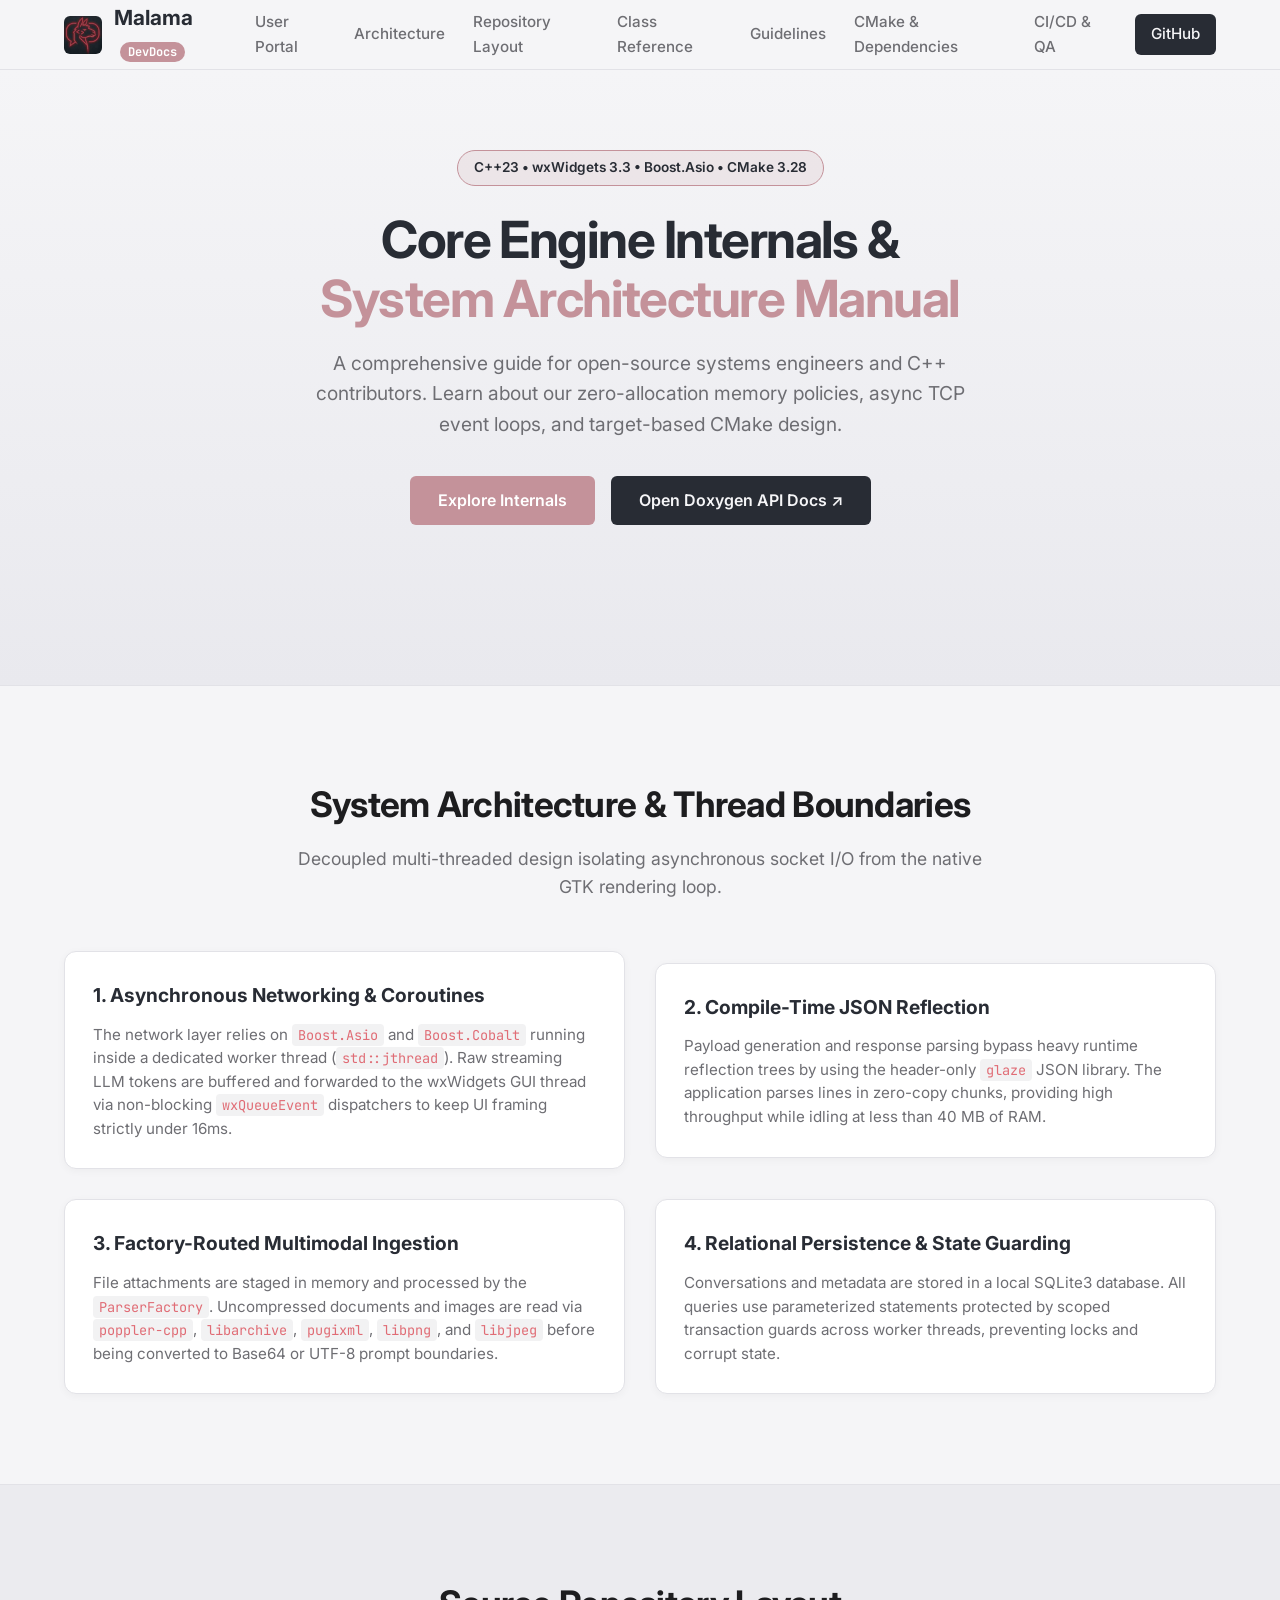
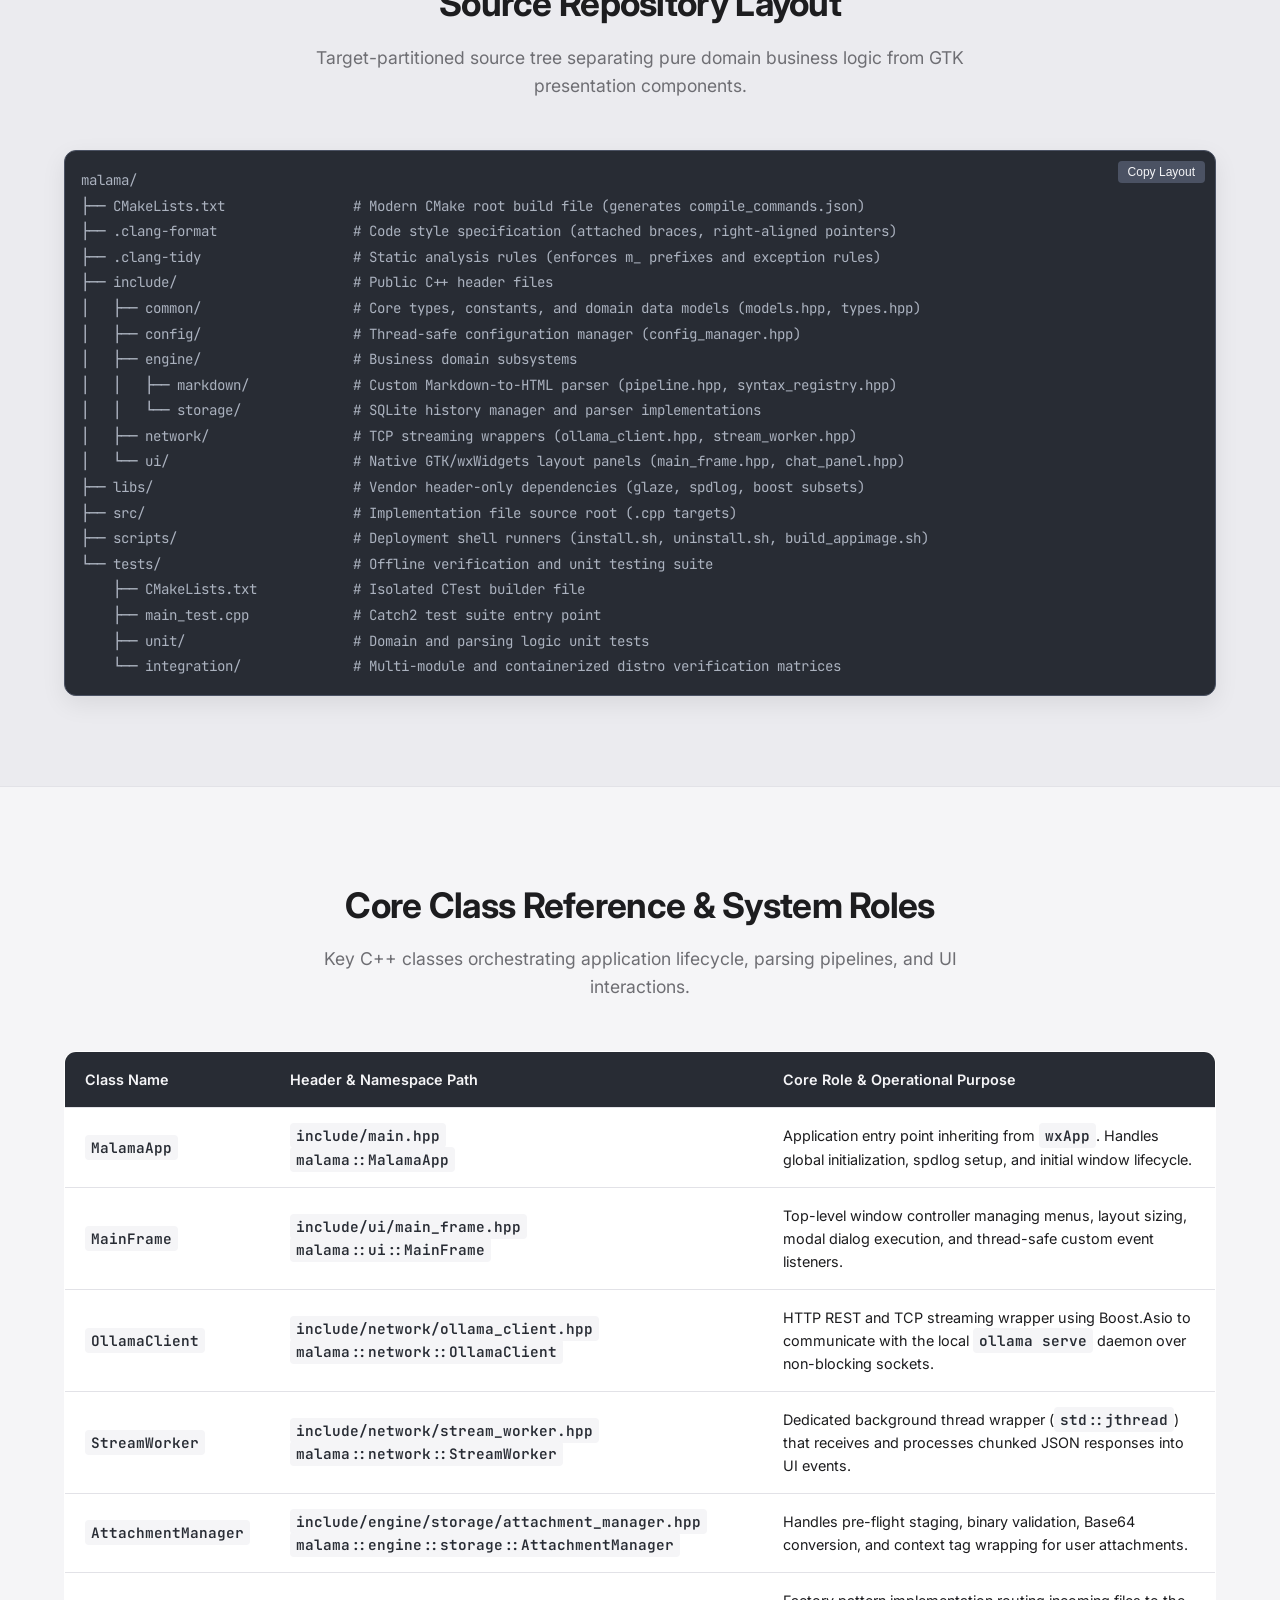
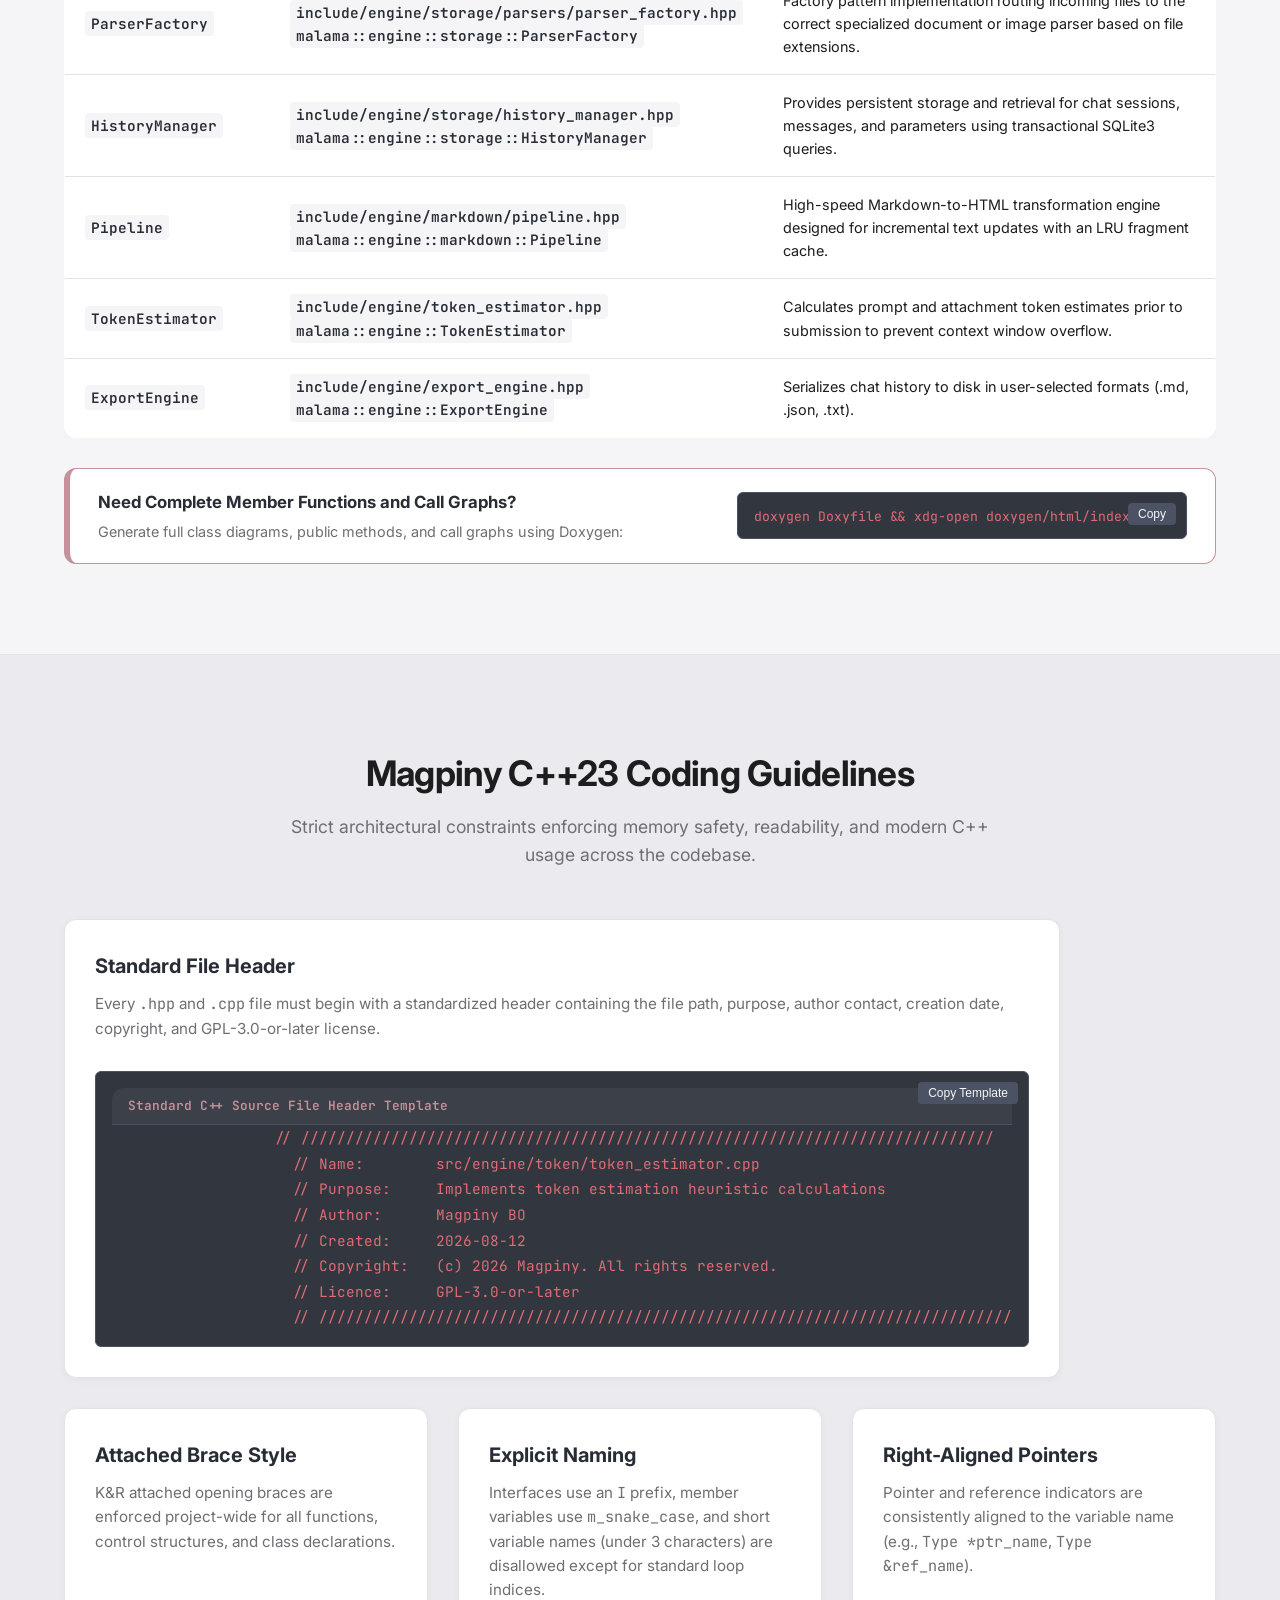
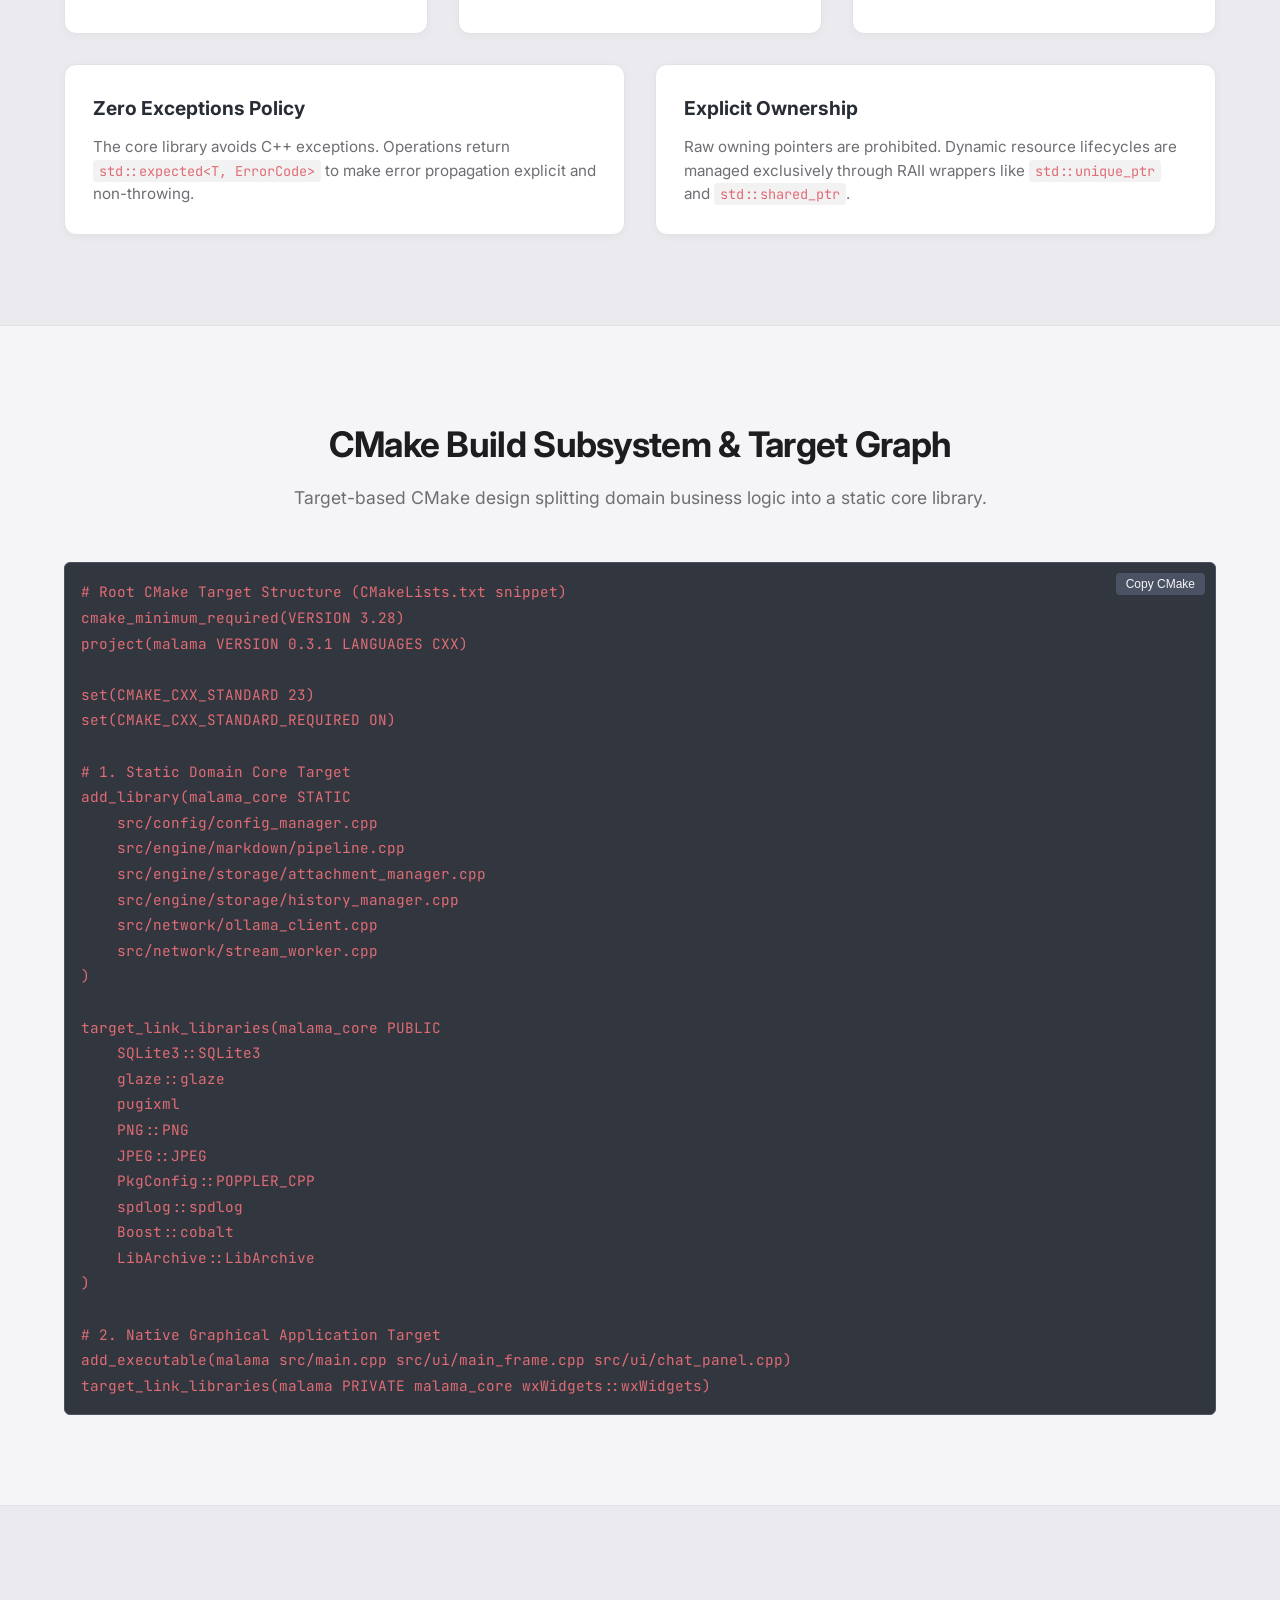
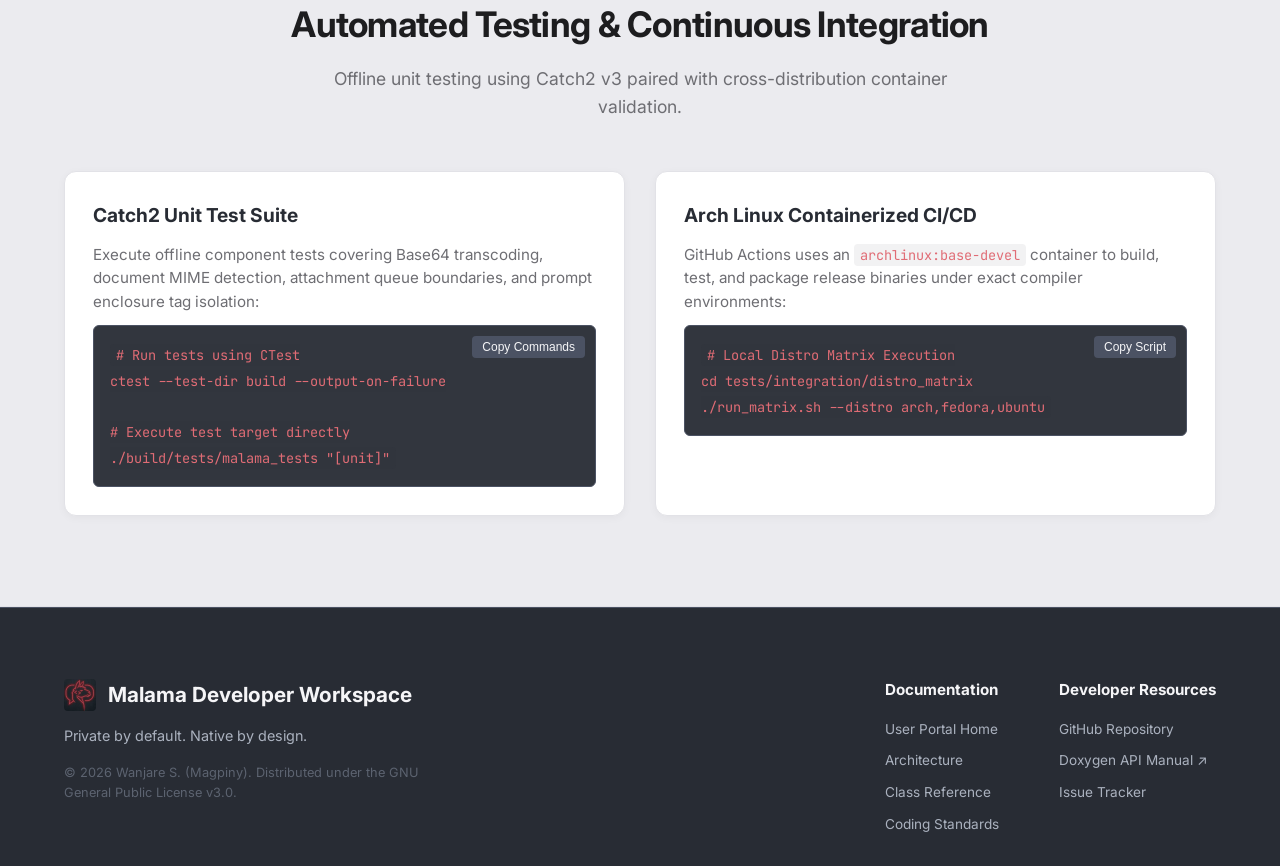
<file: docs/technical.html>
<!DOCTYPE html>
<html lang="en">
<head>
  <meta charset="UTF-8" />
  <meta name="viewport" content="width=device-width, initial-scale=1.0" />
  <title>Malama — C++23 Core Internals & Architecture Specifications</title>

  <!-- Favicon / Address Bar Icon -->
  <link rel="icon" type="image/jpeg" href="./screenshots/malama.jpg" />
  
  <!-- Typography: Inter & JetBrains Mono -->
  <link rel="preconnect" href="https://fonts.googleapis.com">
  <link rel="preconnect" href="https://fonts.gstatic.com" crossorigin>
  <link href="https://fonts.googleapis.com/css2?family=Inter:wght@300;400;500;600;700&family=JetBrains+Mono:wght@400;500;600&display=swap" rel="stylesheet">
  
  <!-- CSS Bundles -->
  <link rel="stylesheet" href="malama.css" />
  <link rel="stylesheet" href="technical.css" />
</head>
<body>

  <!-- Navigation Bar -->
  <header class="navbar">
    <div class="nav-container">
      <a href="index.html#hero" class="nav-brand">
        <img src="./screenshots/malama.jpg" alt="Malama Logo" class="brand-logo" />
        <span class="brand-name">Malama <span class="nav-tech-badge">DevDocs</span></span>
      </a>
      <nav class="nav-links">
        <a href="index.html">User Portal</a>
        <a href="#architecture">Architecture</a>
        <a href="#folder-structure">Repository Layout</a>
        <a href="#class-matrix">Class Reference</a>
        <a href="#coding-standards">Guidelines</a>
        <a href="#build-cmake">CMake & Dependencies</a>
        <a href="#testing-ci">CI/CD & QA</a>
        <a href="https://github.com/Magpiny/malama" target="_blank" class="github-btn">GitHub</a>
      </nav>
      <button class="mobile-toggle" id="mobileToggle" aria-label="Toggle navigation">
        <span class="bar"></span>
        <span class="bar"></span>
        <span class="bar"></span>
      </button>
    </div>
  </header>

  <!-- Mobile Menu Navigation -->
  <div class="mobile-menu" id="mobileMenu">
    <a href="index.html" class="mobile-link">User Portal</a>
    <a href="#architecture" class="mobile-link">Architecture</a>
    <a href="#folder-structure" class="mobile-link">Repository Layout</a>
    <a href="#class-matrix" class="mobile-link">Class Reference</a>
    <a href="#coding-standards" class="mobile-link">Guidelines</a>
    <a href="#build-cmake" class="mobile-link">CMake & Dependencies</a>
    <a href="#testing-ci" class="mobile-link">CI/CD & QA</a>
    <a href="https://github.com/Magpiny/malama" target="_blank" class="mobile-link highlight">GitHub Repository</a>
  </div>

  <!-- Developer Hero Header -->
  <section class="hero-section technical-hero">
    <div class="hero-content">
      <span class="hero-badge">C++23 • wxWidgets 3.3 • Boost.Asio • CMake 3.28</span>
      <h1 class="hero-title">Core Engine Internals &<br><span class="accent-text">System Architecture Manual</span></h1>
      <p class="hero-subtitle">
        A comprehensive guide for open-source systems engineers and C++ contributors. Learn about our zero-allocation memory policies, async TCP event loops, and target-based CMake design.
      </p>
      <div class="hero-actions">
        <a href="#architecture" class="btn btn-primary">Explore Internals</a>
        <a href="https://magpiny.github.io/malama/doxygen/html/" target="_blank" class="btn btn-secondary">Open Doxygen API Docs ↗</a>
      </div>
    </div>
  </section>

  <!-- Architecture Subsystem Specification -->
  <section id="architecture" class="section container">
    <div class="section-header">
      <h2>System Architecture & Thread Boundaries</h2>
      <p>Decoupled multi-threaded design isolating asynchronous socket I/O from the native GTK rendering loop.</p>
    </div>

    <div class="grid grid-2 alignment-center">
      <div class="tech-card">
        <h3>1. Asynchronous Networking & Coroutines</h3>
        <p>The network layer relies on <code>Boost.Asio</code> and <code>Boost.Cobalt</code> running inside a dedicated worker thread (<code>std::jthread</code>). Raw streaming LLM tokens are buffered and forwarded to the wxWidgets GUI thread via non-blocking <code>wxQueueEvent</code> dispatchers to keep UI framing strictly under 16ms.</p>
      </div>
      <div class="tech-card">
        <h3>2. Compile-Time JSON Reflection</h3>
        <p>Payload generation and response parsing bypass heavy runtime reflection trees by using the header-only <code>glaze</code> JSON library. The application parses lines in zero-copy chunks, providing high throughput while idling at less than 40 MB of RAM.</p>
      </div>
    </div>

    <div class="grid grid-2 alignment-center margin-top-30">
      <div class="tech-card">
        <h3>3. Factory-Routed Multimodal Ingestion</h3>
        <p>File attachments are staged in memory and processed by the <code>ParserFactory</code>. Uncompressed documents and images are read via <code>poppler-cpp</code>, <code>libarchive</code>, <code>pugixml</code>, <code>libpng</code>, and <code>libjpeg</code> before being converted to Base64 or UTF-8 prompt boundaries.</p>
      </div>
      <div class="tech-card">
        <h3>4. Relational Persistence & State Guarding</h3>
        <p>Conversations and metadata are stored in a local SQLite3 database. All queries use parameterized statements protected by scoped transaction guards across worker threads, preventing locks and corrupt state.</p>
      </div>
    </div>
  </section>

  <!-- Repository Folder Structure -->
  <section id="folder-structure" class="section bg-alt">
    <div class="container">
      <div class="section-header">
        <h2>Source Repository Layout</h2>
        <p>Target-partitioned source tree separating pure domain business logic from GTK presentation components.</p>
      </div>

      <div class="code-block directory-tree-block">
        <pre><code>malama/
├── CMakeLists.txt                # Modern CMake root build file (generates compile_commands.json)
├── .clang-format                 # Code style specification (attached braces, right-aligned pointers)
├── .clang-tidy                   # Static analysis rules (enforces m_ prefixes and exception rules)
├── include/                      # Public C++ header files
│   ├── common/                   # Core types, constants, and domain data models (models.hpp, types.hpp)
│   ├── config/                   # Thread-safe configuration manager (config_manager.hpp)
│   ├── engine/                   # Business domain subsystems
│   │   ├── markdown/             # Custom Markdown-to-HTML parser (pipeline.hpp, syntax_registry.hpp)
│   │   └── storage/              # SQLite history manager and parser implementations
│   ├── network/                  # TCP streaming wrappers (ollama_client.hpp, stream_worker.hpp)
│   └── ui/                       # Native GTK/wxWidgets layout panels (main_frame.hpp, chat_panel.hpp)
├── libs/                         # Vendor header-only dependencies (glaze, spdlog, boost subsets)
├── src/                          # Implementation file source root (.cpp targets)
├── scripts/                      # Deployment shell runners (install.sh, uninstall.sh, build_appimage.sh)
└── tests/                        # Offline verification and unit testing suite
    ├── CMakeLists.txt            # Isolated CTest builder file
    ├── main_test.cpp             # Catch2 test suite entry point
    ├── unit/                     # Domain and parsing logic unit tests
    └── integration/              # Multi-module and containerized distro verification matrices</code></pre>
        <button class="copy-code-btn">Copy Layout</button>
      </div>
    </div>
  </section>

  <!-- Detailed Class Overview Matrix -->
  <section id="class-matrix" class="section container">
    <div class="section-header">
      <h2>Core Class Reference & System Roles</h2>
      <p>Key C++ classes orchestrating application lifecycle, parsing pipelines, and UI interactions.</p>
    </div>

    <div class="table-responsive">
      <table class="spec-table">
        <thead>
          <tr>
            <th>Class Name</th>
            <th>Header & Namespace Path</th>
            <th>Core Role & Operational Purpose</th>
          </tr>
        </thead>
        <tbody>
          <tr>
            <td><code>MalamaApp</code></td>
            <td><code>include/main.hpp</code><br><code>malama::MalamaApp</code></td>
            <td>Application entry point inheriting from <code>wxApp</code>. Handles global initialization, spdlog setup, and initial window lifecycle.</td>
          </tr>
          <tr>
            <td><code>MainFrame</code></td>
            <td><code>include/ui/main_frame.hpp</code><br><code>malama::ui::MainFrame</code></td>
            <td>Top-level window controller managing menus, layout sizing, modal dialog execution, and thread-safe custom event listeners.</td>
          </tr>
          <tr>
            <td><code>OllamaClient</code></td>
            <td><code>include/network/ollama_client.hpp</code><br><code>malama::network::OllamaClient</code></td>
            <td>HTTP REST and TCP streaming wrapper using Boost.Asio to communicate with the local <code>ollama serve</code> daemon over non-blocking sockets.</td>
          </tr>
          <tr>
            <td><code>StreamWorker</code></td>
            <td><code>include/network/stream_worker.hpp</code><br><code>malama::network::StreamWorker</code></td>
            <td>Dedicated background thread wrapper (<code>std::jthread</code>) that receives and processes chunked JSON responses into UI events.</td>
          </tr>
          <tr>
            <td><code>AttachmentManager</code></td>
            <td><code>include/engine/storage/attachment_manager.hpp</code><br><code>malama::engine::storage::AttachmentManager</code></td>
            <td>Handles pre-flight staging, binary validation, Base64 conversion, and context tag wrapping for user attachments.</td>
          </tr>
          <tr>
            <td><code>ParserFactory</code></td>
            <td><code>include/engine/storage/parsers/parser_factory.hpp</code><br><code>malama::engine::storage::ParserFactory</code></td>
            <td>Factory pattern implementation routing incoming files to the correct specialized document or image parser based on file extensions.</td>
          </tr>
          <tr>
            <td><code>HistoryManager</code></td>
            <td><code>include/engine/storage/history_manager.hpp</code><br><code>malama::engine::storage::HistoryManager</code></td>
            <td>Provides persistent storage and retrieval for chat sessions, messages, and parameters using transactional SQLite3 queries.</td>
          </tr>
          <tr>
            <td><code>Pipeline</code></td>
            <td><code>include/engine/markdown/pipeline.hpp</code><br><code>malama::engine::markdown::Pipeline</code></td>
            <td>High-speed Markdown-to-HTML transformation engine designed for incremental text updates with an LRU fragment cache.</td>
          </tr>
          <tr>
            <td><code>TokenEstimator</code></td>
            <td><code>include/engine/token_estimator.hpp</code><br><code>malama::engine::TokenEstimator</code></td>
            <td>Calculates prompt and attachment token estimates prior to submission to prevent context window overflow.</td>
          </tr>
          <tr>
            <td><code>ExportEngine</code></td>
            <td><code>include/engine/export_engine.hpp</code><br><code>malama::engine::ExportEngine</code></td>
            <td>Serializes chat history to disk in user-selected formats (.md, .json, .txt).</td>
          </tr>
        </tbody>
      </table>
    </div>

    <div class="doxygen-callout margin-top-30">
      <div class="callout-content">
        <strong>Need Complete Member Functions and Call Graphs?</strong>
        <p>Generate full class diagrams, public methods, and call graphs using Doxygen:</p>
      </div>
      <div class="code-block compact-block">
        <pre><code>doxygen Doxyfile && xdg-open doxygen/html/index.html</code></pre>
        <button class="copy-code-btn">Copy</button>
      </div>
    </div>
  </section>

  <!-- Coding Standards & Design Language -->
  <section id="coding-standards" class="section bg-alt">
    <div class="container">
      <div class="section-header">
        <h2>Magpiny C++23 Coding Guidelines</h2>
        <p>Strict architectural constraints enforcing memory safety, readability, and modern C++ usage across the codebase.</p>
    </div>

    <div class="grid grid-2">
        <div class="feature-card">
            <h3>Standard File Header</h3>
            <p>Every <code>.hpp</code> and <code>.cpp</code> file must begin with a standardized header containing the file path, purpose, author contact, creation date, copyright, and GPL-3.0-or-later license.</p>

            <div class="code-block margin-top-30">
                <div class="code-header">Standard C++ Source File Header Template</div>
                <pre><code>                  // /////////////////////////////////////////////////////////////////////////////
                    // Name:        src/engine/token/token_estimator.cpp
                    // Purpose:     Implements token estimation heuristic calculations
                    // Author:      Magpiny BO <magpinyb@proton.me>
                    // Created:     2026-08-12
                    // Copyright:   (c) 2026 Magpiny. All rights reserved.
                    // Licence:     GPL-3.0-or-later
                    // /////////////////////////////////////////////////////////////////////////////</code></pre>
                <button class="copy-code-btn">Copy Template</button>
            </div>
          </div>
    </div> 


      <div class="grid grid-3 margin-top-30">

          
        <div class="feature-card">
          <h3>Attached Brace Style</h3>
          <p>K&R attached opening braces are enforced project-wide for all functions, control structures, and class declarations.</p>
        </div>
        <div class="feature-card">
          <h3>Explicit Naming</h3>
          <p>Interfaces use an <code>I</code> prefix, member variables use <code>m_snake_case</code>, and short variable names (under 3 characters) are disallowed except for standard loop indices.</p>
        </div>
        <div class="feature-card">
          <h3>Right-Aligned Pointers</h3>
          <p>Pointer and reference indicators are consistently aligned to the variable name (e.g., <code>Type *ptr_name</code>, <code>Type &ref_name</code>).</p>
        </div>
      </div>

      <div class="grid grid-2 margin-top-30">
        <div class="tech-card">
          <h3>Zero Exceptions Policy</h3>
          <p>The core library avoids C++ exceptions. Operations return <code>std::expected&lt;T, ErrorCode&gt;</code> to make error propagation explicit and non-throwing.</p>
        </div>
        <div class="tech-card">
          <h3>Explicit Ownership</h3>
          <p>Raw owning pointers are prohibited. Dynamic resource lifecycles are managed exclusively through RAII wrappers like <code>std::unique_ptr</code> and <code>std::shared_ptr</code>.</p>
        </div>
      </div>
    </div>
  </section>

  <!-- CMake Build Structure & Dependencies -->
  <section id="build-cmake" class="section container">
    <div class="section-header">
      <h2>CMake Build Subsystem & Target Graph</h2>
      <p>Target-based CMake design splitting domain business logic into a static core library.</p>
    </div>

    <div class="code-block">
      <pre><code># Root CMake Target Structure (CMakeLists.txt snippet)
cmake_minimum_required(VERSION 3.28)
project(malama VERSION 0.3.1 LANGUAGES CXX)

set(CMAKE_CXX_STANDARD 23)
set(CMAKE_CXX_STANDARD_REQUIRED ON)

# 1. Static Domain Core Target
add_library(malama_core STATIC
    src/config/config_manager.cpp
    src/engine/markdown/pipeline.cpp
    src/engine/storage/attachment_manager.cpp
    src/engine/storage/history_manager.cpp
    src/network/ollama_client.cpp
    src/network/stream_worker.cpp
)

target_link_libraries(malama_core PUBLIC
    SQLite3::SQLite3
    glaze::glaze
    pugixml
    PNG::PNG
    JPEG::JPEG
    PkgConfig::POPPLER_CPP
    spdlog::spdlog
    Boost::cobalt
    LibArchive::LibArchive
)

# 2. Native Graphical Application Target
add_executable(malama src/main.cpp src/ui/main_frame.cpp src/ui/chat_panel.cpp)
target_link_libraries(malama PRIVATE malama_core wxWidgets::wxWidgets)</code></pre>
      <button class="copy-code-btn">Copy CMake</button>
    </div>
  </section>

  <!-- Testing, CI/CD Pipeline & Automated Integration -->
  <section id="testing-ci" class="section bg-alt">
    <div class="container">
      <div class="section-header">
        <h2>Automated Testing & Continuous Integration</h2>
        <p>Offline unit testing using Catch2 v3 paired with cross-distribution container validation.</p>
      </div>

      <div class="grid grid-2">
        <div class="tech-card">
          <h3>Catch2 Unit Test Suite</h3>
          <p>Execute offline component tests covering Base64 transcoding, document MIME detection, attachment queue boundaries, and prompt enclosure tag isolation:</p>
          <div class="code-block margin-top-12">
            <pre><code># Run tests using CTest
ctest --test-dir build --output-on-failure

# Execute test target directly
./build/tests/malama_tests "[unit]"</code></pre>
            <button class="copy-code-btn">Copy Commands</button>
          </div>
        </div>

        <div class="tech-card">
          <h3>Arch Linux Containerized CI/CD</h3>
          <p>GitHub Actions uses an <code>archlinux:base-devel</code> container to build, test, and package release binaries under exact compiler environments:</p>
          <div class="code-block margin-top-12">
            <pre><code># Local Distro Matrix Execution
cd tests/integration/distro_matrix
./run_matrix.sh --distro arch,fedora,ubuntu</code></pre>
            <button class="copy-code-btn">Copy Script</button>
          </div>
        </div>
      </div>
    </div>
  </section>

  <!-- Footer -->
  <footer class="footer">
    <div class="container footer-content">
      <div class="footer-brand">
        <div class="brand-row">
          <img src="./screenshots/malama.jpg" alt="Malama Logo" class="footer-logo" />
          <span class="footer-title">Malama Developer Workspace</span>
        </div>
        <p class="footer-tagline">Private by default. Native by design.</p>
        <p class="footer-copy">&copy; 2026 Wanjare S. (Magpiny). Distributed under the GNU General Public License v3.0.</p>
      </div>
      <div class="footer-links">
        <div class="footer-col">
          <h5>Documentation</h5>
          <a href="index.html">User Portal Home</a>
          <a href="#architecture">Architecture</a>
          <a href="#class-matrix">Class Reference</a>
          <a href="#coding-standards">Coding Standards</a>
        </div>
        <div class="footer-col">
          <h5>Developer Resources</h5>
          <a href="https://github.com/Magpiny/malama" target="_blank">GitHub Repository</a>
          <a href="https://magpiny.github.io/malama/doxygen/html/" target="_blank">Doxygen API Manual ↗</a>
          <a href="https://github.com/Magpiny/malama/issues" target="_blank">Issue Tracker</a>
        </div>
      </div>
    </div>
  </footer>

  <!-- JS Bundles -->
  <script src="malama.js"></script>
  <script src="technical.js"></script>
</body>
</html>
</file>
<file: docs/malama.css>
/* ==========================================================================
   Malama CSS — Native Theme Specification
   Theme Colors:
   - Primary Light / Background: #f5f5f7
   - Primary Dark / Surfaces:   #282c34
   - Accent Color:              #c4929a
   ========================================================================== */

:root {
  --bg-primary: #f5f5f7;
  --bg-surface: #ffffff;
  --bg-dark: #282c34;
  --bg-dark-surface: #32363e;
  
  --accent: #c4929a;
  --accent-hover: #b37e87;
  --accent-light: rgba(196, 146, 154, 0.15);

  --text-main: #1d1d1f;
  --text-muted: #6e6e73;
  --text-light: #f5f5f7;
  --text-light-muted: #abb2bf;

  --border-light: #e2e2e7;
  --border-dark: #4b5263;

  --font-sans: 'Inter', -apple-system, BlinkMacSystemFont, "Segoe UI", Roboto, sans-serif;
  --font-mono: 'JetBrains Mono', monospace;

  --radius-sm: 6px;
  --radius-md: 12px;
  --radius-lg: 18px;

  --shadow-sm: 0 2px 8px rgba(0, 0, 0, 0.04);
  --shadow-md: 0 8px 24px rgba(0, 0, 0, 0.08);
  --shadow-lg: 0 16px 32px rgba(0, 0, 0, 0.12);
}

/* Base Rules */
* {
  box-sizing: border-box;
  margin: 0;
  padding: 0;
}

html {
  scroll-behavior: smooth;
  font-size: 16px;
}

body {
  background-color: var(--bg-primary);
  color: var(--text-main);
  font-family: var(--font-sans);
  line-height: 1.6;
  -webkit-font-smoothing: antialiased;
}

a {
  color: inherit;
  text-decoration: none;
  transition: color 0.2s ease;
}

code, pre {
  font-family: var(--font-mono);
}

.container {
  width: 90%;
  max-width: 1200px;
  margin: 0 auto;
}

.section {
  padding: 90px 0;
}

.bg-alt {
  background-color: #ebebef;
  border-top: 1px solid var(--border-light);
  border-bottom: 1px solid var(--border-light);
}

.section-header {
  text-align: center;
  max-width: 700px;
  margin: 0 auto 50px auto;
}

.section-header h2 {
  font-size: 2.2rem;
  font-weight: 700;
  color: var(--text-main);
  margin-bottom: 12px;
  letter-spacing: -0.02em;
}

.section-header p {
  font-size: 1.1rem;
  color: var(--text-muted);
}

/* Navigation Bar */
.navbar {
  position: sticky;
  top: 0;
  z-index: 1000;
  background-color: rgba(245, 245, 247, 0.85);
  backdrop-filter: blur(12px);
  border-bottom: 1px solid var(--border-light);
  height: 70px;
  display: flex;
  align-items: center;
}

.nav-container {
  width: 90%;
  max-width: 1200px;
  margin: 0 auto;
  display: flex;
  justify-content: space-between;
  align-items: center;
}

.nav-brand {
  display: flex;
  align-items: center;
  gap: 12px;
}

.brand-logo {
  width: 38px;
  height: 38px;
  border-radius: var(--radius-sm);
  object-fit: cover;
}

.brand-name {
  font-size: 1.3rem;
  font-weight: 700;
  color: var(--bg-dark);
}

.nav-links {
  display: flex;
  align-items: center;
  gap: 28px;
}

.nav-links a {
  font-size: 0.95rem;
  font-weight: 500;
  color: var(--text-muted);
}

.nav-links a:hover {
  color: var(--text-main);
}

.github-btn {
  padding: 8px 16px;
  background-color: var(--bg-dark);
  color: var(--text-light) !important;
  border-radius: var(--radius-sm);
  transition: background-color 0.2s ease;
}

.github-btn:hover {
  background-color: #3b404b;
}

.mobile-toggle {
  display: none;
  background: none;
  border: none;
  cursor: pointer;
  flex-direction: column;
  gap: 5px;
}

.mobile-toggle .bar {
  width: 24px;
  height: 2px;
  background-color: var(--bg-dark);
}

.mobile-menu {
  display: none;
  position: fixed;
  top: 70px;
  left: 0;
  width: 100%;
  background-color: var(--bg-surface);
  border-bottom: 1px solid var(--border-light);
  padding: 20px;
  flex-direction: column;
  gap: 16px;
  z-index: 999;
}

.mobile-menu.active {
  display: flex;
}

/* Hero Section */
.hero-section {
  padding: 100px 0 80px 0;
  display: flex;
  flex-direction: column;
  align-items: center;
  text-align: center;
}

.hero-content {
  max-width: 850px;
  margin: 0 auto 50px auto;
}

.hero-badge {
  display: inline-block;
  padding: 6px 16px;
  background-color: var(--accent-light);
  color: var(--bg-dark);
  border: 1px solid var(--accent);
  border-radius: 20px;
  font-size: 0.85rem;
  font-weight: 600;
  margin-bottom: 24px;
}

.hero-title {
  font-size: 3.2rem;
  font-weight: 700;
  line-height: 1.15;
  letter-spacing: -0.03em;
  color: var(--bg-dark);
  margin-bottom: 20px;
}

.accent-text {
  color: var(--accent);
}

.hero-subtitle {
  font-size: 1.2rem;
  color: var(--text-muted);
  max-width: 680px;
  margin: 0 auto 36px auto;
}

.hero-actions {
  display: flex;
  justify-content: center;
  gap: 16px;
  margin-bottom: 50px;
}

.btn {
  padding: 12px 28px;
  font-size: 1rem;
  font-weight: 600;
  border-radius: var(--radius-sm);
  cursor: pointer;
  transition: all 0.2s ease;
}

.btn-primary {
  background-color: var(--accent);
  color: #ffffff;
}

.btn-primary:hover {
  background-color: var(--accent-hover);
  box-shadow: 0 4px 12px rgba(196, 146, 154, 0.3);
}

.btn-secondary {
  background-color: var(--bg-dark);
  color: var(--text-light);
}

.btn-secondary:hover {
  background-color: #3b404b;
}

.hero-metrics {
  display: flex;
  justify-content: center;
  gap: 40px;
  border-top: 1px solid var(--border-light);
  padding-top: 30px;
}

.metric-card {
  display: flex;
  flex-direction: column;
  align-items: center;
}

.metric-val {
  font-size: 1.8rem;
  font-weight: 700;
  color: var(--bg-dark);
  font-family: var(--font-mono);
}

.metric-lbl {
  font-size: 0.85rem;
  color: var(--text-muted);
}

.hero-preview {
  width: 90%;
  max-width: 1050px;
}

.main-screenshot {
  width: 100%;
  border-radius: var(--radius-md);
  box-shadow: var(--shadow-lg);
  border: 1px solid var(--border-light);
}

.bordered-screenshot {
  width: 100%;
  border-radius: var(--radius-md);
  box-shadow: var(--shadow-md);
  border: 1px solid var(--border-light);
}

/* Feature Cards & Layouts */
.grid {
  display: grid;
  gap: 30px;
}

.grid-2 {
  grid-template-columns: repeat(2, 1fr);
}

.grid-3 {
  grid-template-columns: repeat(3, 1fr);
}

.alignment-center {
  align-items: center;
}

.feature-card {
  background-color: var(--bg-surface);
  padding: 30px;
  border-radius: var(--radius-md);
  border: 1px solid var(--border-light);
  box-shadow: var(--shadow-sm);
}

.card-icon {
  font-size: 2rem;
  margin-bottom: 16px;
}

.feature-card h3 {
  font-size: 1.25rem;
  margin-bottom: 10px;
  color: var(--bg-dark);
}

.feature-card p {
  color: var(--text-muted);
  font-size: 0.95rem;
}

.about-image-wrapper {
  margin-top: 50px;
}

/* Gallery Showcase Tabs */
.showcase-tabs {
  display: flex;
  justify-content: center;
  gap: 10px;
  margin-bottom: 30px;
  flex-wrap: wrap;
}

.tab-btn {
  padding: 10px 20px;
  background-color: var(--bg-surface);
  border: 1px solid var(--border-light);
  border-radius: var(--radius-sm);
  font-size: 0.9rem;
  font-weight: 500;
  color: var(--text-muted);
  cursor: pointer;
  transition: all 0.2s ease;
}

.tab-btn.active, .tab-btn:hover {
  background-color: var(--bg-dark);
  color: var(--text-light);
  border-color: var(--bg-dark);
}

.showcase-display {
  background-color: var(--bg-surface);
  padding: 20px;
  border-radius: var(--radius-md);
  border: 1px solid var(--border-light);
  box-shadow: var(--shadow-md);
}

.tab-content {
  display: none;
  flex-direction: column;
  align-items: center;
}

.tab-content.active {
  display: flex;
}

.tab-content img {
  width: 100%;
  max-height: 650px;
  object-fit: contain;
  border-radius: var(--radius-sm);
}

.tab-caption {
  margin-top: 16px;
  font-size: 0.95rem;
  color: var(--text-muted);
  text-align: center;
}

/* Engine Tuning Section */
.tuning-info .sub-tag {
  font-size: 0.85rem;
  font-weight: 600;
  text-transform: uppercase;
  color: var(--accent);
  letter-spacing: 0.05em;
}

.tuning-info h3 {
  font-size: 2rem;
  color: var(--bg-dark);
  margin: 8px 0 16px 0;
}

.tuning-info p {
  color: var(--text-muted);
  margin-bottom: 20px;
}

.styled-list {
  list-style: none;
}

.styled-list li {
  position: relative;
  padding-left: 24px;
  margin-bottom: 12px;
  font-size: 0.95rem;
  color: var(--text-main);
}

.styled-list li::before {
  content: "•";
  color: var(--accent);
  font-size: 1.5rem;
  position: absolute;
  left: 0;
  top: -4px;
}

/* Ingestion Table Section */
.table-responsive {
  width: 100%;
  overflow-x: auto;
}

.spec-table {
  width: 100%;
  border-collapse: collapse;
  background-color: var(--bg-surface);
  border-radius: var(--radius-md);
  overflow: hidden;
  box-shadow: var(--shadow-sm);
  border: 1px solid var(--border-light);
}

.spec-table th, .spec-table td {
  padding: 16px 20px;
  text-align: left;
  border-bottom: 1px solid var(--border-light);
}

.spec-table th {
  background-color: var(--bg-dark);
  color: var(--text-light);
  font-size: 0.9rem;
  font-weight: 600;
}

.spec-table td {
  font-size: 0.9rem;
  color: var(--text-main);
}

.spec-table tr:last-child td {
  border-bottom: none;
}

/* Install Guide Section */
.install-tabs {
  display: flex;
  justify-content: center;
  gap: 12px;
  margin-bottom: 30px;
  flex-wrap: wrap;
}

.install-btn {
  padding: 12px 24px;
  background-color: var(--bg-surface);
  border: 1px solid var(--border-light);
  border-radius: var(--radius-sm);
  font-size: 0.95rem;
  font-weight: 600;
  color: var(--text-muted);
  cursor: pointer;
  transition: all 0.2s ease;
}

.install-btn.active {
  background-color: var(--accent);
  color: #ffffff;
  border-color: var(--accent);
}

.install-content-wrapper {
  background-color: var(--bg-dark);
  color: var(--text-light);
  padding: 40px;
  border-radius: var(--radius-md);
  box-shadow: var(--shadow-lg);
  margin-bottom: 50px;
}

.install-panel {
  display: none;
  flex-direction: column;
  gap: 30px;
}

.install-panel.active {
  display: flex;
}

.install-step {
  display: flex;
  gap: 20px;
}

.step-num {
  width: 36px;
  height: 36px;
  background-color: var(--accent);
  color: #ffffff;
  border-radius: 50%;
  display: flex;
  align-items: center;
  justify-content: center;
  font-weight: 700;
  flex-shrink: 0;
}

.step-details {
  flex-grow: 1;
}

.step-details h4 {
  font-size: 1.1rem;
  margin-bottom: 8px;
  color: var(--text-light);
}

.step-details p {
  color: var(--text-light-muted);
  font-size: 0.9rem;
  margin-bottom: 12px;
}

.step-note {
  font-size: 0.85rem !important;
  color: var(--accent) !important;
  margin-top: 8px;
}

.code-block {
  position: relative;
  background-color: var(--bg-dark-surface);
  border: 1px solid var(--border-dark);
  border-radius: var(--radius-sm);
  padding: 16px;
  overflow-x: auto;
}

.code-block pre {
  margin: 0;
}

.code-block code {
  color: #e06c75;
  font-size: 0.9rem;
  line-height: 1.5;
}

.copy-code-btn {
  position: absolute;
  top: 10px;
  right: 10px;
  padding: 4px 10px;
  background-color: var(--border-dark);
  color: var(--text-light);
  border: none;
  border-radius: 4px;
  font-size: 0.75rem;
  cursor: pointer;
}

.copy-code-btn:hover {
  background-color: var(--accent);
}

.dep-section h3 {
  font-size: 1.4rem;
  margin-bottom: 20px;
  color: var(--bg-dark);
}

/* Footer */
.footer {
  background-color: var(--bg-dark);
  color: var(--text-light);
  padding: 70px 0 30px 0;
  border-top: 1px solid var(--border-dark);
}

.footer-content {
  display: flex;
  justify-content: space-between;
  gap: 50px;
  flex-wrap: wrap;
}

.footer-brand {
  max-width: 400px;
}

.brand-row {
  display: flex;
  align-items: center;
  gap: 12px;
  margin-bottom: 12px;
}

.footer-logo {
  width: 32px;
  height: 32px;
  border-radius: 4px;
}

.footer-title {
  font-size: 1.3rem;
  font-weight: 700;
}

.footer-tagline {
  color: var(--text-light-muted);
  font-size: 0.9rem;
  margin-bottom: 16px;
}

.footer-copy {
  font-size: 0.8rem;
  color: #5c6370;
}

.footer-links {
  display: flex;
  gap: 60px;
}

.footer-col {
  display: flex;
  flex-direction: column;
  gap: 10px;
}

.footer-col h5 {
  color: var(--text-light);
  font-size: 0.95rem;
  margin-bottom: 6px;
}

.footer-col a {
  color: var(--text-light-muted);
  font-size: 0.85rem;
}

.footer-col a:hover {
  color: var(--accent);
}

/* Responsive Media Queries */
@media (max-width: 992px) {
  .hero-title { font-size: 2.5rem; }
  .grid-2, .grid-3 { grid-template-columns: 1fr; }
  .footer-content { flex-direction: column; }
}

@media (max-width: 768px) {
  .nav-links { display: none; }
  .mobile-toggle { display: flex; }
  .hero-title { font-size: 2rem; }
  .hero-metrics { flex-direction: column; gap: 20px; }
  .install-content-wrapper { padding: 20px; }
  .footer-links { flex-direction: column; gap: 30px; }
}

/* ==========================================================================
   Prerequisites Banner & Callout Styling Extensions
   ========================================================================== */

.prereq-banner {
  background-color: var(--bg-surface);
  border: 1px solid var(--border-light);
  border-radius: var(--radius-md);
  padding: 32px;
  margin-bottom: 40px;
  box-shadow: var(--shadow-sm);
}

.prereq-header {
  margin-bottom: 24px;
}

.prereq-badge {
  display: inline-block;
  padding: 4px 12px;
  background-color: var(--accent-light);
  color: var(--bg-dark);
  border: 1px solid var(--accent);
  border-radius: 12px;
  font-size: 0.8rem;
  font-weight: 700;
  margin-bottom: 10px;
  text-transform: uppercase;
  letter-spacing: 0.04em;
}

.prereq-header h3 {
  font-size: 1.5rem;
  color: var(--bg-dark);
  margin-bottom: 6px;
}

.prereq-header p {
  color: var(--text-muted);
  font-size: 0.95rem;
}

.prereq-grid {
  display: grid;
  grid-template-columns: repeat(2, 1fr);
  gap: 20px;
  margin-bottom: 24px;
}

.prereq-card {
  background-color: var(--bg-primary);
  border: 1px solid var(--border-light);
  border-radius: var(--radius-sm);
  padding: 20px;
}

.prereq-card h4 {
  font-size: 1rem;
  color: var(--bg-dark);
  margin-bottom: 8px;
}

.prereq-card p {
  font-size: 0.85rem;
  color: var(--text-muted);
  margin-bottom: 12px;
}

/* Warning & Information Callout Banner */
.warning-callout {
  display: flex;
  align-items: flex-start;
  gap: 16px;
  background-color: rgba(230, 180, 80, 0.12);
  border: 1px solid rgba(210, 150, 40, 0.4);
  border-left: 5px solid #d29628;
  border-radius: var(--radius-sm);
  padding: 16px 20px;
}

.warning-callout .callout-icon {
  font-size: 1.5rem;
  line-height: 1;
}

.warning-callout .callout-content {
  font-size: 0.9rem;
  color: var(--text-main);
}

.warning-callout .callout-content strong {
  color: #8c5d0d;
  display: block;
  margin-bottom: 4px;
}

.warning-callout .callout-content p {
  margin: 0;
  color: var(--text-main);
  line-height: 1.45;
}

@media (max-width: 768px) {
  .prereq-grid {
    grid-template-columns: 1fr;
  }
}

/* ==========================================================================
   Developer Documentation Button Extensions (malama.css)
   ========================================================================== */

/* Navbar Navigation Tech Button */
.tech-btn {
  padding: 8px 14px;
  background-color: var(--accent-light);
  color: var(--bg-dark) !important;
  border: 1px solid var(--accent);
  border-radius: var(--radius-sm);
  font-size: 0.9rem;
  font-weight: 600;
  transition: all 0.2s ease;
}

.tech-btn:hover {
  background-color: var(--accent);
  color: #ffffff !important;
  box-shadow: 0 2px 8px rgba(196, 146, 154, 0.3);
}

/* Hero Section Outline Tech Button */
.btn-outline-tech {
  background-color: transparent;
  color: var(--bg-dark);
  border: 1px solid var(--accent);
}

.btn-outline-tech:hover {
  background-color: var(--accent-light);
  color: var(--bg-dark);
  border-color: var(--accent-hover);
}
</file>
<file: docs/technical.css>
/* ==========================================================================
   Malama Technical Documentation Extensions (technical.css)
   Complements malama.css using project colors (#f5f5f7, #282c34, #c4929a)
   ========================================================================== */

/* Navbar Developer Indicator Badge */
.nav-tech-badge {
  font-size: 0.75rem;
  background-color: var(--accent);
  color: #ffffff;
  padding: 2px 8px;
  border-radius: 10px;
  margin-left: 6px;
  font-family: var(--font-mono);
  vertical-align: middle;
}

/* Technical Hero Styling */
.technical-hero {
  background: linear-gradient(180deg, var(--bg-primary) 0%, #e9e9ee 100%);
  border-bottom: 1px solid var(--border-light);
  padding: 80px 0 60px 0;
}

/* Technical Content Cards */
.tech-card {
  background-color: var(--bg-surface);
  border: 1px solid var(--border-light);
  border-radius: var(--radius-md);
  padding: 28px;
  box-shadow: var(--shadow-sm);
}

.tech-card h3 {
  font-size: 1.2rem;
  color: var(--bg-dark);
  margin-bottom: 12px;
}

.tech-card p {
  color: var(--text-muted);
  font-size: 0.95rem;
  line-height: 1.55;
}

.tech-card code {
  background-color: rgba(40, 44, 52, 0.06);
  padding: 2px 6px;
  border-radius: 4px;
  color: #e06c75;
  font-size: 0.85rem;
}

/* Directory Tree Container Box */
.directory-tree-block {
  background-color: var(--bg-dark) !important;
  border-radius: var(--radius-md) !important;
  border: 1px solid var(--border-dark) !important;
  box-shadow: var(--shadow-md) !important;
}

.directory-tree-block code {
  color: #abb2bf !important;
  font-size: 0.88rem !important;
  line-height: 1.5 !important;
}

/* Doxygen Notice Callout */
.doxygen-callout {
  display: flex;
  align-items: center;
  justify-content: space-between;
  background-color: var(--bg-surface);
  border: 1px solid var(--accent);
  border-left: 6px solid var(--accent);
  border-radius: var(--radius-md);
  padding: 20px 28px;
  gap: 20px;
  flex-wrap: wrap;
}

.doxygen-callout .callout-content strong {
  font-size: 1.05rem;
  color: var(--bg-dark);
}

.doxygen-callout .callout-content p {
  font-size: 0.9rem;
  color: var(--text-muted);
  margin-top: 4px;
}

/* Utility Layout Classes */
.margin-top-12 { margin-top: 12px; }
.margin-top-30 { margin-top: 30px; }

.compact-block {
  padding: 10px 16px !important;
}

.compact-block code {
  font-size: 0.82rem !important;
}

/* Table Enhancements for Code Reference */
.spec-table td code {
  background-color: var(--bg-primary);
  padding: 3px 6px;
  border-radius: 4px;
  color: var(--bg-dark);
  font-weight: 600;
}

/* Responsive Media Queries for Technical Components */
@media (max-width: 768px) {
  .doxygen-callout {
    flex-direction: column;
    align-items: flex-start;
  }
}

/* Code Block Header Labels */
.code-header {
  background-color: rgba(255, 255, 255, 0.05);
  color: var(--accent);
  padding: 8px 16px;
  font-family: var(--font-mono);
  font-size: 0.8rem;
  font-weight: 600;
  border-bottom: 1px solid var(--border-dark);
  border-top-left-radius: var(--radius-md);
  border-top-right-radius: var(--radius-md);
}
</file>
